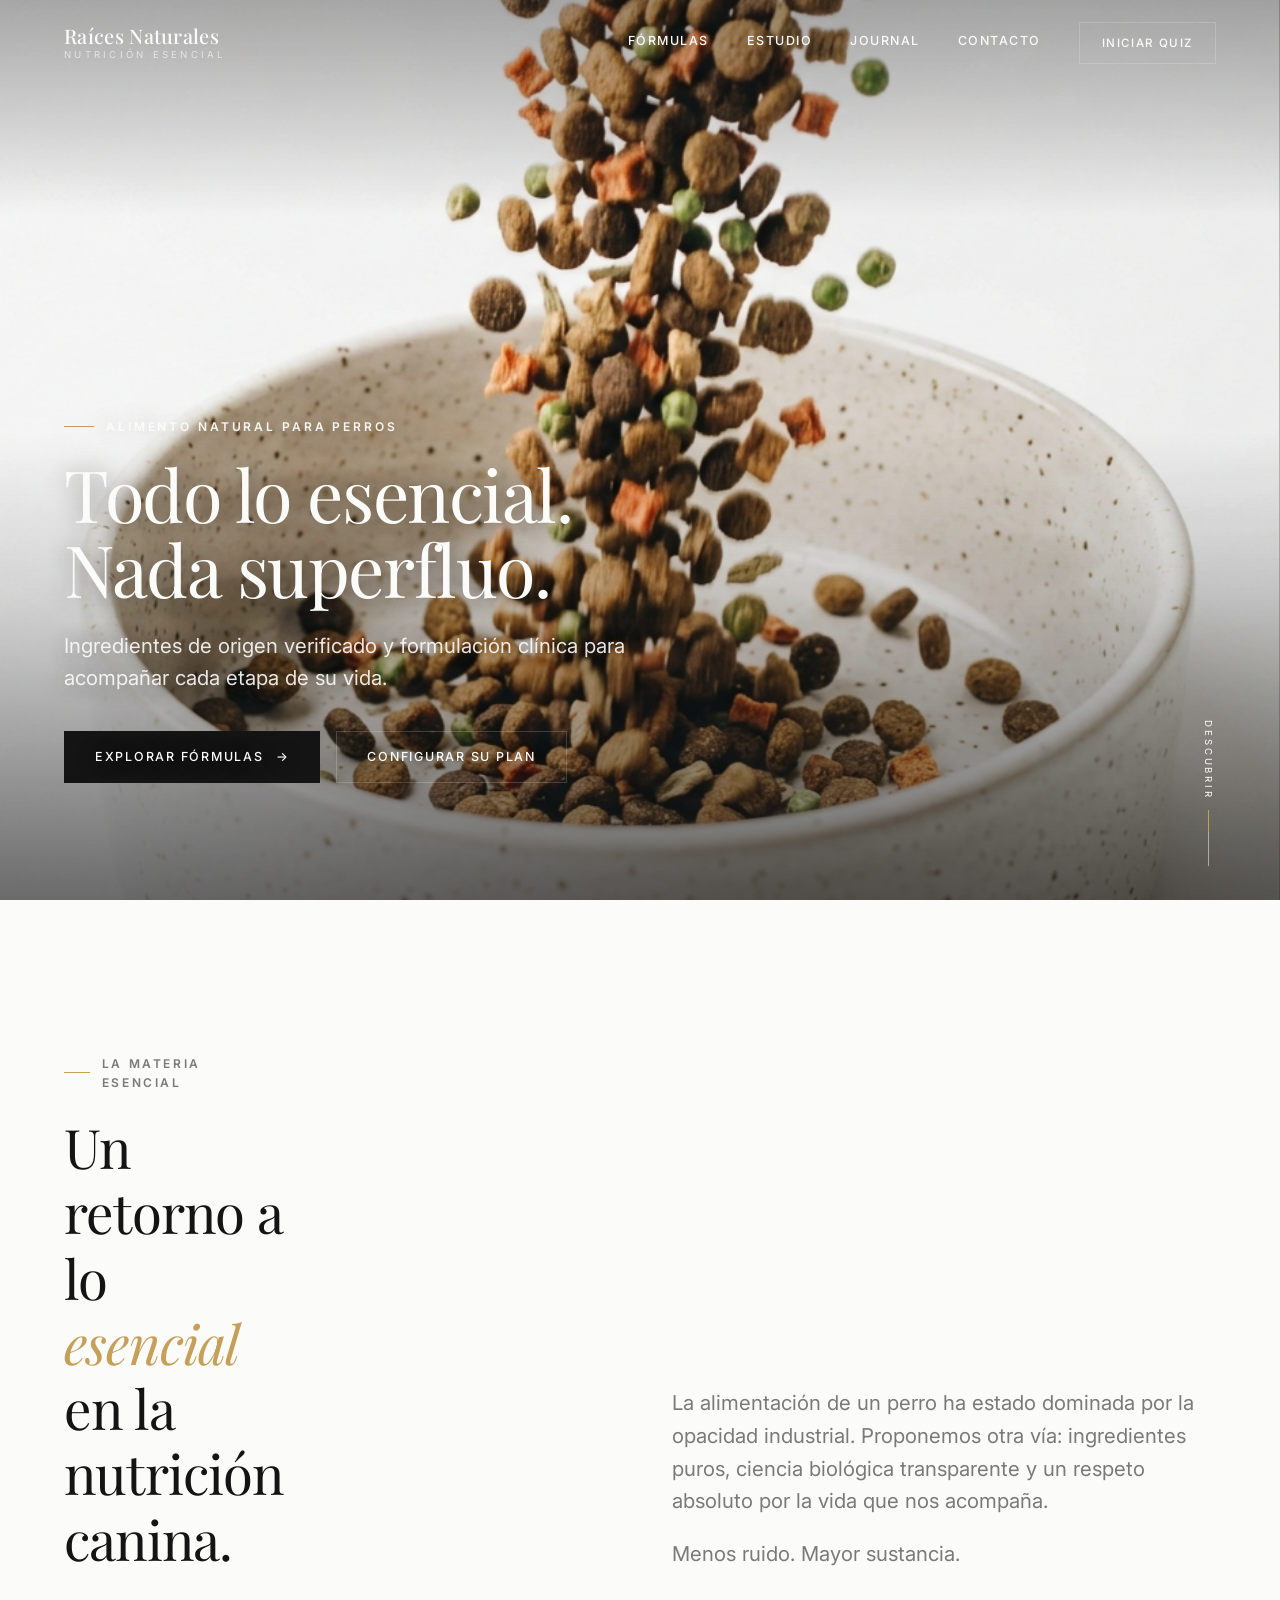
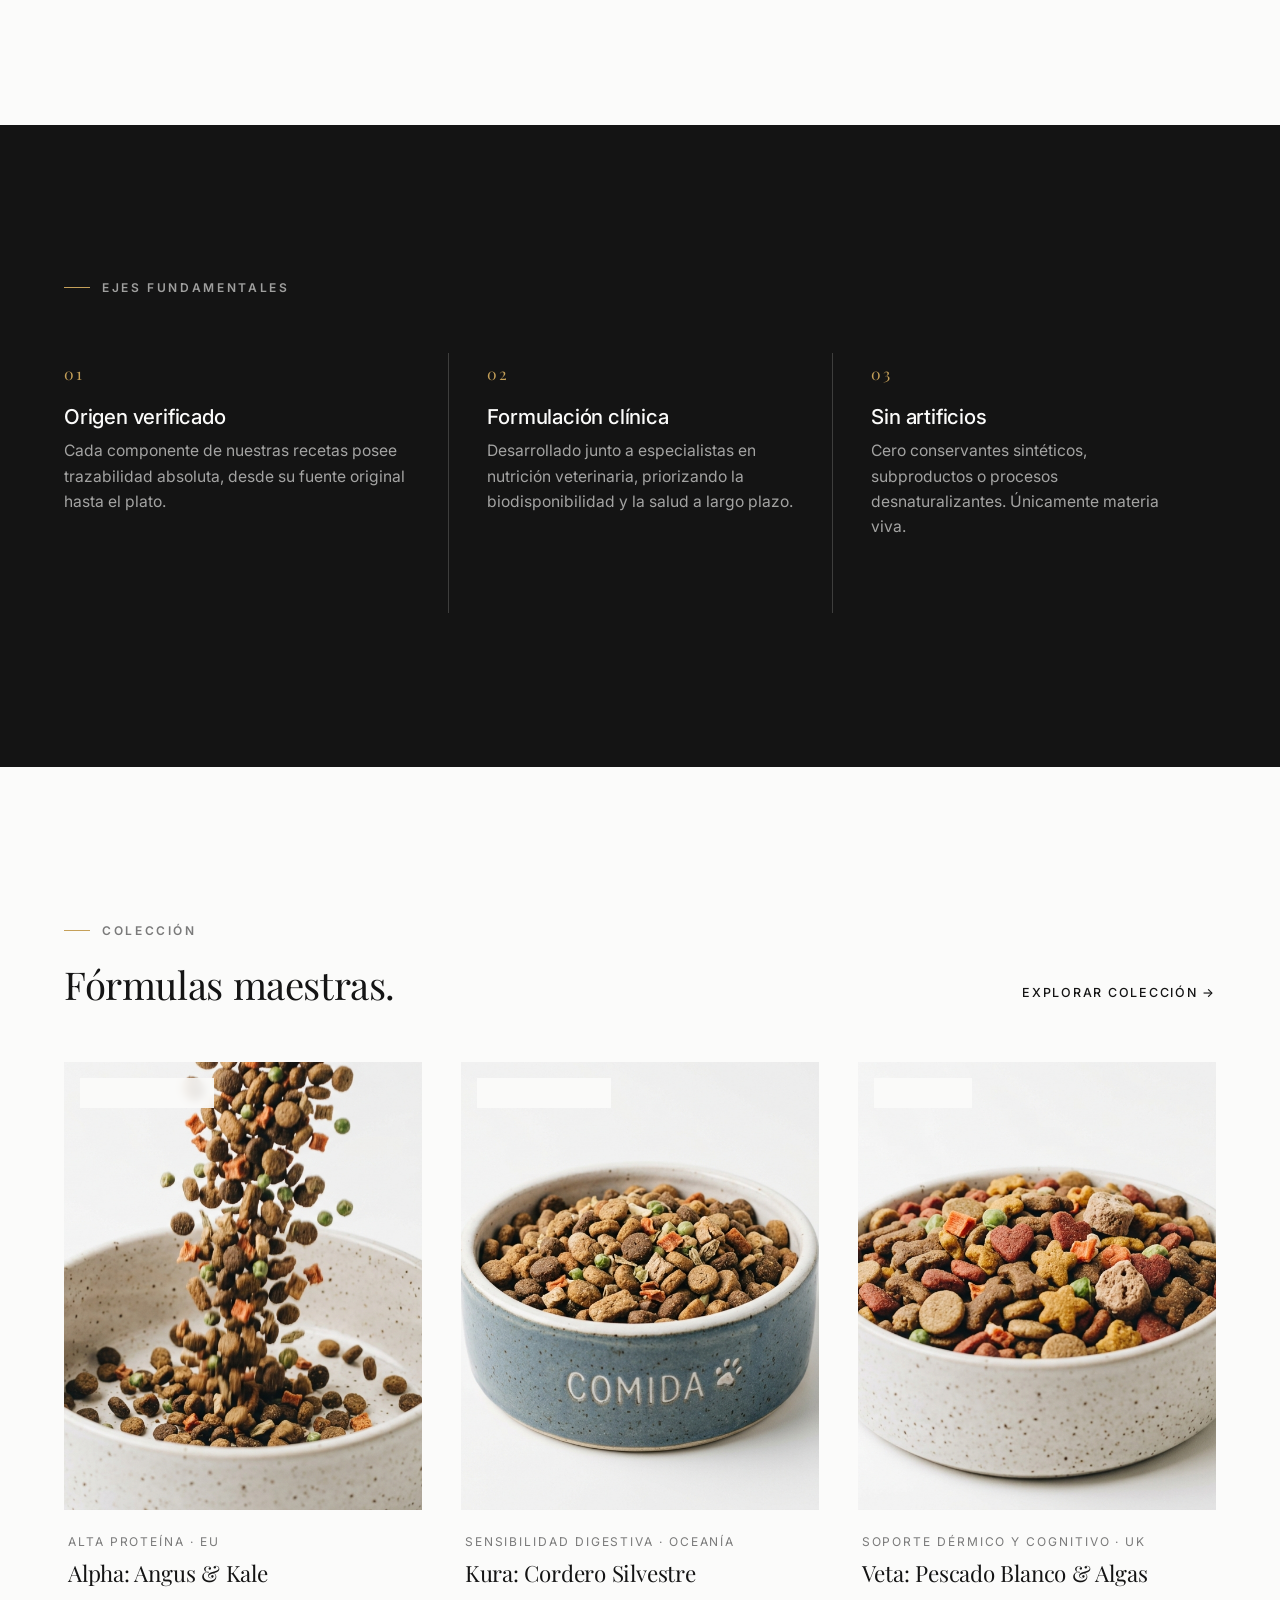
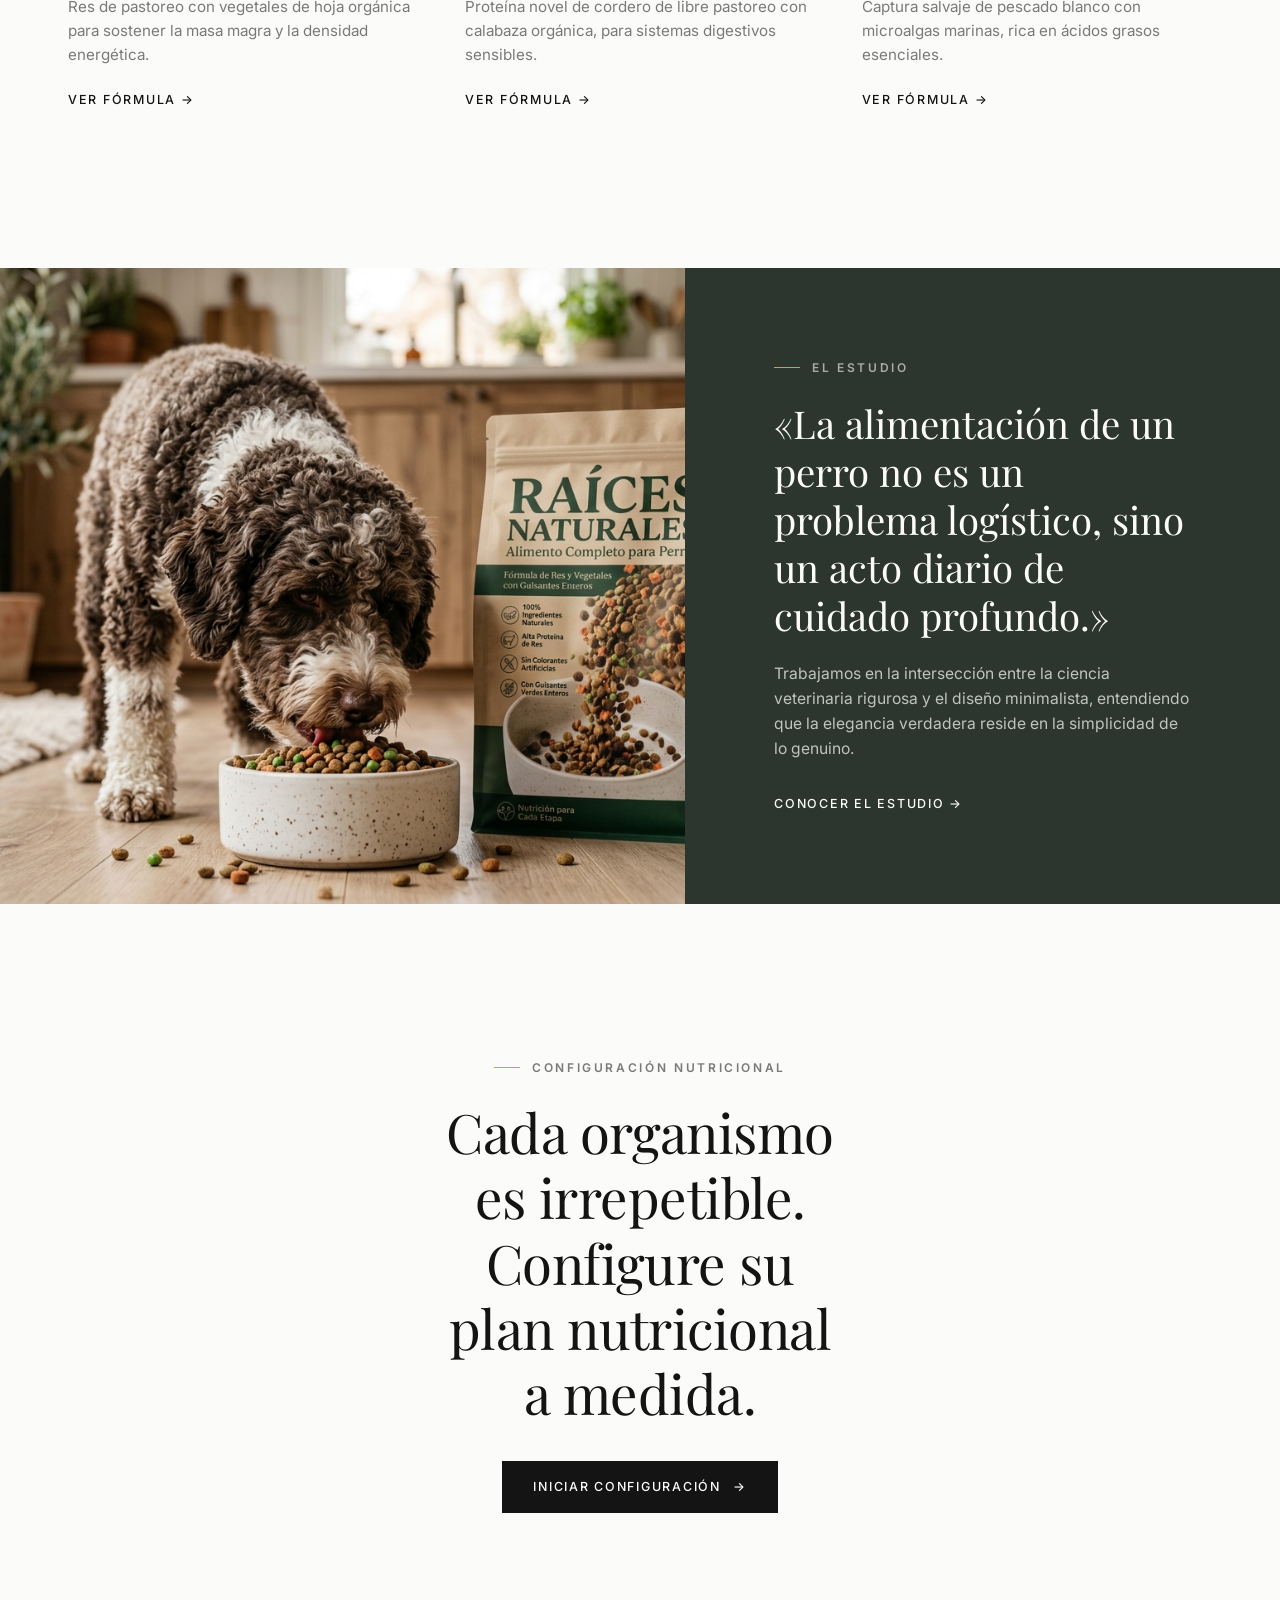
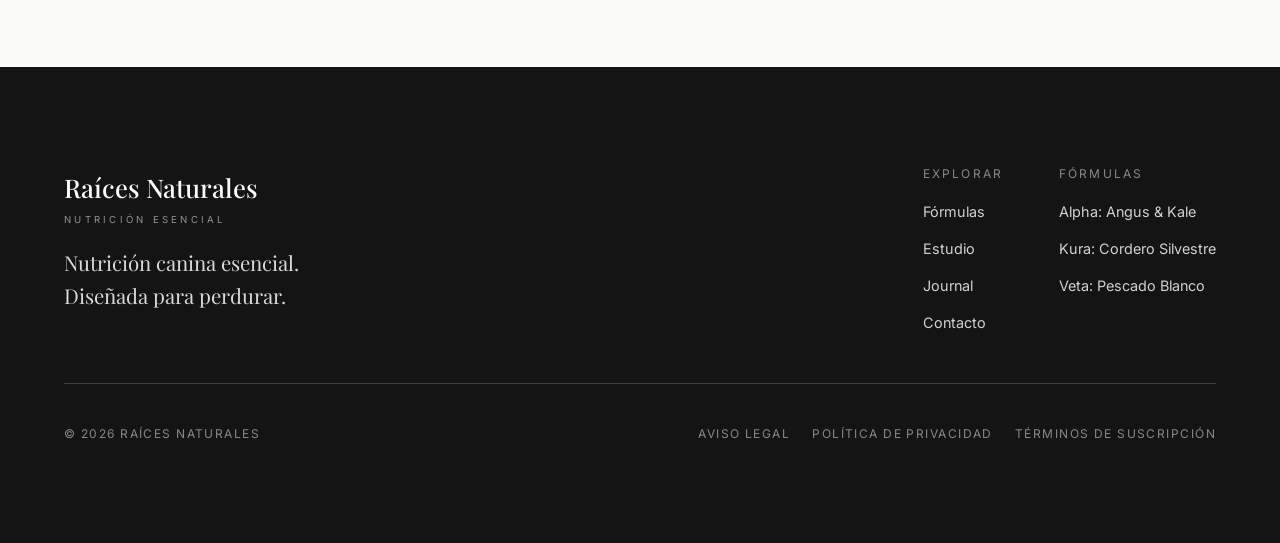
<file: web-codigo/index.html>
<!DOCTYPE html>
<html lang="es">
<head>
  <meta charset="UTF-8" />
  <meta name="viewport" content="width=device-width, initial-scale=1.0" />
  <title>Raíces Naturales · Nutrición canina esencial</title>
  <meta name="description" content="Raíces Naturales — alimento natural completo para perros. Ingredientes de origen verificado, formulación clínica y cero artificios. La materia esencial." />

  <!-- Tipografías: Inter + Playfair Display -->
  <link rel="preconnect" href="https://fonts.googleapis.com" />
  <link rel="preconnect" href="https://fonts.gstatic.com" crossorigin />
  <link href="https://fonts.googleapis.com/css2?family=Inter:wght@300;400;500;600&family=Playfair+Display:ital,wght@0,400;0,500;1,400;1,500&display=swap" rel="stylesheet" />

  <link rel="stylesheet" href="css/styles.css?v=4" />
</head>
<body>

  <!-- ===================== HEADER / NAV ===================== -->
  <header class="header header--sobre-hero" id="header">
    <div class="contenedor header__row">
      <a class="marca" href="index.html" aria-label="Raíces Naturales, inicio">
        <span class="marca__nombre">Raíces Naturales</span>
        <span class="marca__sub">Nutrición esencial</span>
      </a>

      <nav class="nav" id="nav" aria-label="Navegación principal">
        <a class="nav__link" href="formulas.html">Fórmulas</a>
        <a class="nav__link" href="estudio.html">Estudio</a>
        <a class="nav__link" href="journal.html">Journal</a>
        <a class="nav__link" href="contacto.html">Contacto</a>
        <a class="nav__cta btn" href="#configurador">Iniciar Quiz</a>
      </nav>

      <button class="nav-toggle" id="navToggle" aria-label="Abrir menú" aria-expanded="false" aria-controls="nav">
        <span></span><span></span>
      </button>
    </div>
  </header>

  <main>
    <!-- ===================== HERO ===================== -->
    <!-- Requisito del brief: ningún texto se superpone al hero. -->
    <section class="hero" aria-label="Raíces Naturales">
      <div class="hero__media" id="heroMedia">
        <img src="assets/img/hero-cuenco.jpg"
             alt="Croquetas naturales de Raíces Naturales cayendo en un cuenco de cerámica"
             fetchpriority="high" />
      </div>

      <div class="hero__contenido">
        <p class="hero__eyebrow">Alimento natural para perros</p>
        <h1 class="hero__titulo">Todo lo esencial.<br>Nada superfluo.</h1>
        <p class="hero__sub">
          Ingredientes de origen verificado y formulación clínica para
          acompañar cada etapa de su vida.
        </p>
        <div class="hero__cta">
          <a class="btn" href="formulas.html">Explorar fórmulas <span class="flecha">→</span></a>
          <a class="btn btn--claro" href="contacto.html">Configurar su plan</a>
        </div>
      </div>

      <a class="hero__scroll" href="#manifiesto" aria-label="Desplázate para descubrir más">
        <span class="hero__scroll-txt">Descubrir</span>
        <span class="hero__scroll-linea"></span>
      </a>
    </section>

    <!-- ===================== BLOQUE 01 · MANIFIESTO ===================== -->
    <section class="seccion" id="manifiesto">
      <div class="contenedor manifiesto">
        <div class="manifiesto__texto reveal">
          <p class="eyebrow">La Materia Esencial</p>
          <h1 class="manifiesto__frase serif">
            Un retorno a lo <em>esencial</em> en la nutrición canina.
          </h1>
        </div>
        <div class="manifiesto__cuerpo reveal" data-delay="1">
          <p>
            La alimentación de un perro ha estado dominada por la opacidad
            industrial. Proponemos otra vía: ingredientes puros, ciencia
            biológica transparente y un respeto absoluto por la vida que nos
            acompaña.
          </p>
          <p>
            Menos ruido. Mayor sustancia.
          </p>
        </div>
      </div>
    </section>

    <!-- ===================== BLOQUE 02 · EJES DE VALOR ===================== -->
    <section class="seccion ejes">
      <div class="contenedor">
        <p class="eyebrow reveal">Ejes fundamentales</p>
        <div class="ejes__grid">
          <article class="eje reveal">
            <span class="eje__num">01</span>
            <div>
              <h3 class="eje__titulo">Origen verificado</h3>
              <p class="eje__texto">
                Cada componente de nuestras recetas posee trazabilidad
                absoluta, desde su fuente original hasta el plato.
              </p>
            </div>
          </article>
          <article class="eje reveal" data-delay="1">
            <span class="eje__num">02</span>
            <div>
              <h3 class="eje__titulo">Formulación clínica</h3>
              <p class="eje__texto">
                Desarrollado junto a especialistas en nutrición veterinaria,
                priorizando la biodisponibilidad y la salud a largo plazo.
              </p>
            </div>
          </article>
          <article class="eje reveal" data-delay="2">
            <span class="eje__num">03</span>
            <div>
              <h3 class="eje__titulo">Sin artificios</h3>
              <p class="eje__texto">
                Cero conservantes sintéticos, subproductos o procesos
                desnaturalizantes. Únicamente materia viva.
              </p>
            </div>
          </article>
        </div>
      </div>
    </section>

    <!-- ===================== BLOQUE 03 · FÓRMULAS ===================== -->
    <section class="seccion" id="formulas">
      <div class="contenedor">
        <div class="formulas__head">
          <div class="reveal">
            <p class="eyebrow">Colección</p>
            <h2 class="formulas__intro serif">Fórmulas maestras.</h2>
          </div>
          <a class="link-linea reveal" data-delay="1" href="formulas.html">
            Explorar colección →
          </a>
        </div>

        <div class="formulas__grid">
          <!-- Fórmula Alpha -->
          <a class="card reveal" href="formula.html?f=alpha">
            <div class="card__media">
              <span class="card__tag">Mantenimiento</span>
              <img src="assets/img/cuenco-servido.jpg" alt="Fórmula Alpha: Angus & Kale" />
            </div>
            <div class="card__body">
              <p class="card__meta">Alta Proteína · EU</p>
              <h3 class="card__nombre serif">Alpha: Angus &amp; Kale</h3>
              <p class="card__desc">
                Res de pastoreo con vegetales de hoja orgánica para sostener la
                masa magra y la densidad energética.
              </p>
              <span class="card__link link-linea">Ver fórmula →</span>
            </div>
          </a>

          <!-- Fórmula Kura -->
          <a class="card reveal" data-delay="1" href="formula.html?f=kura">
            <div class="card__media">
              <span class="card__tag">Hipoalergénico</span>
              <img src="assets/img/cuenco-azul.jpg" alt="Fórmula Kura: Cordero Silvestre" />
            </div>
            <div class="card__body">
              <p class="card__meta">Sensibilidad Digestiva · Oceanía</p>
              <h3 class="card__nombre serif">Kura: Cordero Silvestre</h3>
              <p class="card__desc">
                Proteína novel de cordero de libre pastoreo con calabaza
                orgánica, para sistemas digestivos sensibles.
              </p>
              <span class="card__link link-linea">Ver fórmula →</span>
            </div>
          </a>

          <!-- Fórmula Veta -->
          <a class="card reveal" data-delay="2" href="formula.html?f=veta">
            <div class="card__media">
              <span class="card__tag">Funcional</span>
              <img src="assets/img/cuenco-color.jpg" alt="Fórmula Veta: Pescado Blanco & Algas" />
            </div>
            <div class="card__body">
              <p class="card__meta">Soporte Dérmico y Cognitivo · UK</p>
              <h3 class="card__nombre serif">Veta: Pescado Blanco &amp; Algas</h3>
              <p class="card__desc">
                Captura salvaje de pescado blanco con microalgas marinas, rica
                en ácidos grasos esenciales.
              </p>
              <span class="card__link link-linea">Ver fórmula →</span>
            </div>
          </a>
        </div>
      </div>
    </section>

    <!-- ===================== BANDA LIFESTYLE ===================== -->
    <section class="lifestyle" aria-label="Nuestra filosofía">
      <div class="lifestyle__media reveal">
        <img src="assets/img/perro-cocina.jpg" alt="Un perro disfrutando de Raíces Naturales en casa" />
      </div>
      <div class="lifestyle__texto reveal" data-delay="1">
        <p class="eyebrow">El estudio</p>
        <p class="lifestyle__frase serif">
          «La alimentación de un perro no es un problema logístico, sino un acto
          diario de cuidado profundo.»
        </p>
        <p class="lifestyle__cuerpo">
          Trabajamos en la intersección entre la ciencia veterinaria rigurosa y
          el diseño minimalista, entendiendo que la elegancia verdadera reside
          en la simplicidad de lo genuino.
        </p>
        <p style="margin-top:28px;">
          <a class="link-linea" href="estudio.html">Conocer el estudio →</a>
        </p>
      </div>
    </section>

    <!-- ===================== BLOQUE 04 · CIERRE / CONFIGURADOR ===================== -->
    <section class="seccion cierre" id="configurador">
      <div class="contenedor">
        <div class="cierre__inner reveal">
          <p class="eyebrow" style="justify-content:center;">Configuración nutricional</p>
          <h2 class="cierre__frase serif">
            Cada organismo es irrepetible. Configure su plan nutricional a medida.
          </h2>
          <a class="btn" href="contacto.html">
            Iniciar configuración
            <span class="flecha">→</span>
          </a>
        </div>
      </div>
    </section>
  </main>

  <!-- ===================== FOOTER ===================== -->
  <footer class="footer">
    <div class="contenedor">
      <div class="footer__top">
        <div class="footer__marca">
          <span class="marca__nombre serif">Raíces Naturales</span>
          <div class="marca__sub">Nutrición esencial</div>
          <p class="footer__lema serif">Nutrición canina esencial. Diseñada para perdurar.</p>
        </div>
        <div class="footer__cols">
          <div class="footer__col">
            <h4>Explorar</h4>
            <ul>
              <li><a href="formulas.html">Fórmulas</a></li>
              <li><a href="estudio.html">Estudio</a></li>
              <li><a href="journal.html">Journal</a></li>
              <li><a href="contacto.html">Contacto</a></li>
            </ul>
          </div>
          <div class="footer__col">
            <h4>Fórmulas</h4>
            <ul>
              <li><a href="formula.html?f=alpha">Alpha: Angus &amp; Kale</a></li>
              <li><a href="formula.html?f=kura">Kura: Cordero Silvestre</a></li>
              <li><a href="formula.html?f=veta">Veta: Pescado Blanco</a></li>
            </ul>
          </div>
        </div>
      </div>
      <div class="footer__bottom">
        <span>© <span id="anio"></span> Raíces Naturales</span>
        <div class="footer__legal">
          <a href="#">Aviso Legal</a>
          <a href="#">Política de Privacidad</a>
          <a href="#">Términos de Suscripción</a>
        </div>
      </div>
    </div>
  </footer>

  <script src="js/main.js?v=4"></script>
</body>
</html>
</file>
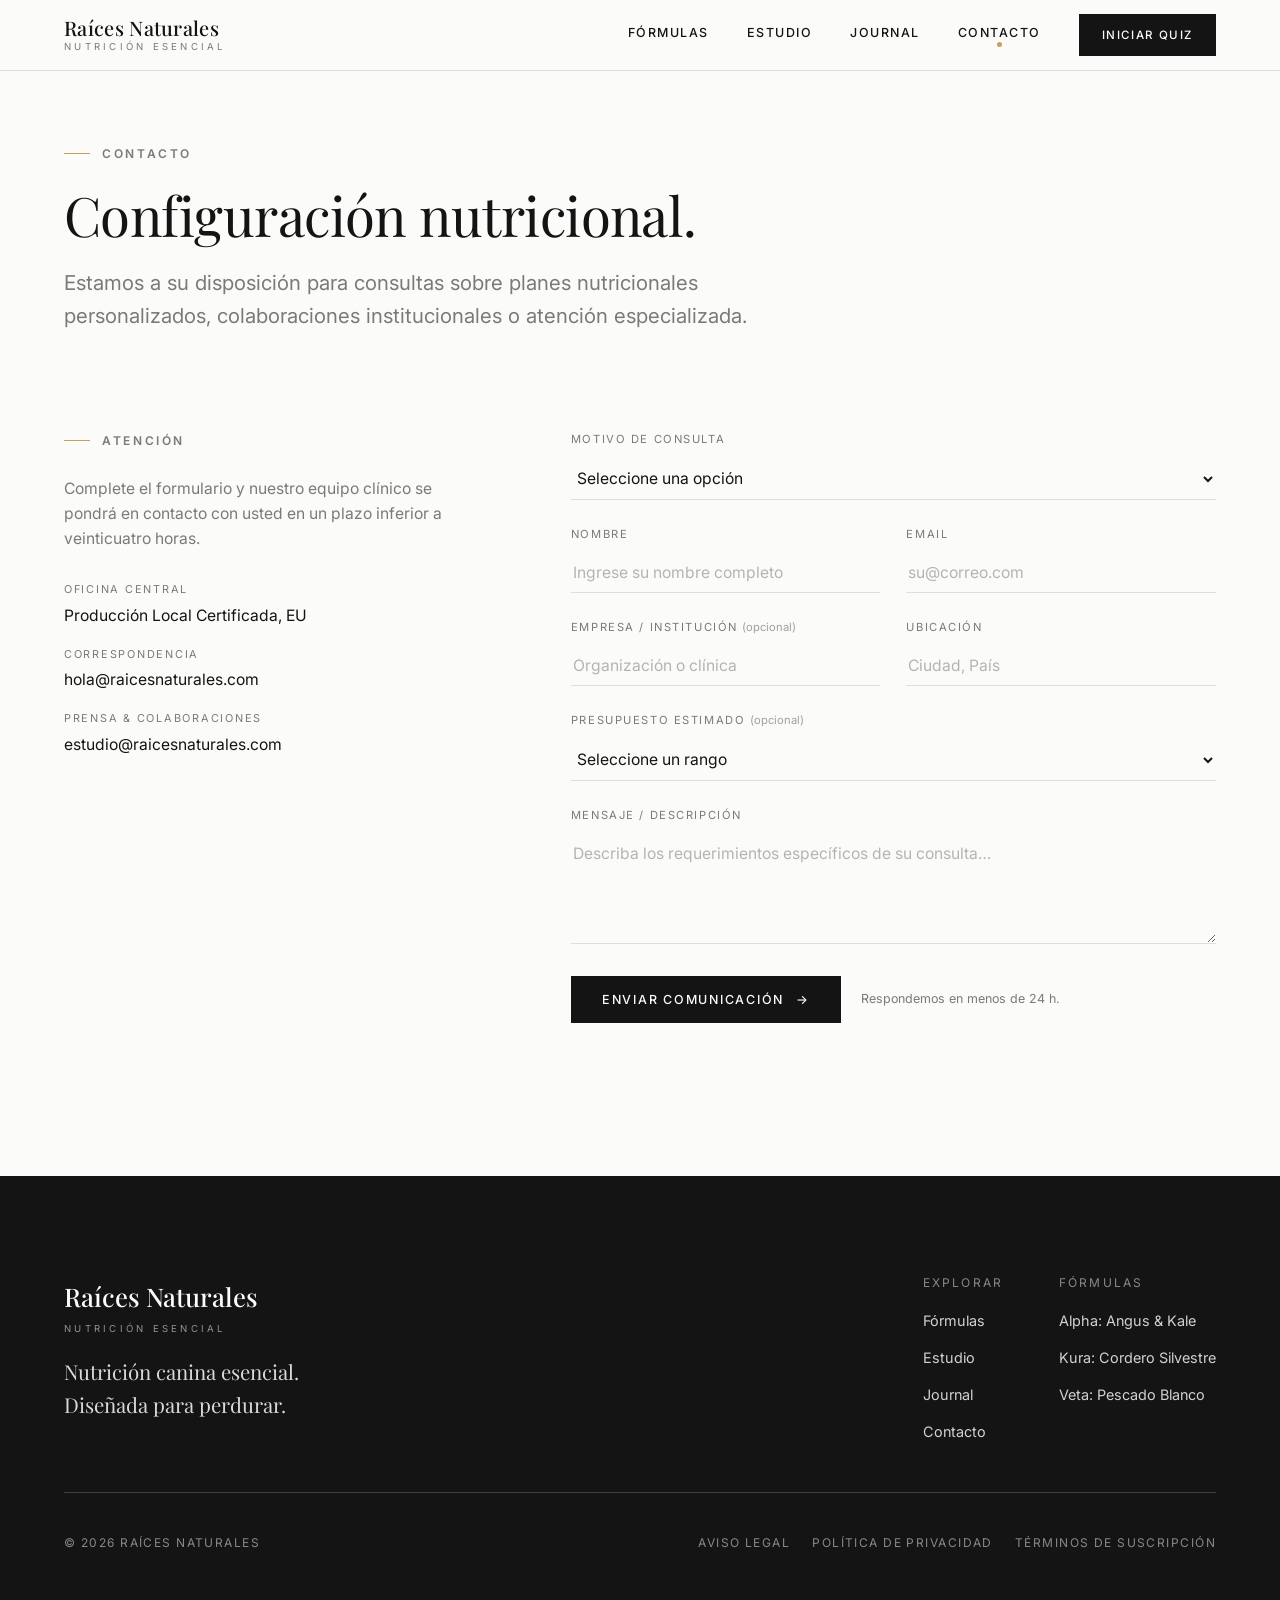
<file: web-codigo/contacto.html>
<!DOCTYPE html>
<html lang="es">
<head>
  <meta charset="UTF-8" />
  <meta name="viewport" content="width=device-width, initial-scale=1.0" />
  <title>Contacto · Raíces Naturales</title>
  <meta name="description" content="Consultas sobre planes nutricionales personalizados, colaboraciones institucionales o atención especializada." />
  <link rel="preconnect" href="https://fonts.googleapis.com" />
  <link rel="preconnect" href="https://fonts.gstatic.com" crossorigin />
  <link href="https://fonts.googleapis.com/css2?family=Inter:wght@300;400;500;600&family=Playfair+Display:ital,wght@0,400;0,500;1,400;1,500&display=swap" rel="stylesheet" />
  <link rel="stylesheet" href="css/styles.css?v=4" />
</head>
<body class="interior">

  <header class="header is-scrolled" id="header">
    <div class="contenedor header__row">
      <a class="marca" href="index.html" aria-label="Raíces Naturales, inicio">
        <span class="marca__nombre">Raíces Naturales</span>
        <span class="marca__sub">Nutrición esencial</span>
      </a>
      <nav class="nav" id="nav" aria-label="Navegación principal">
        <a class="nav__link" href="formulas.html">Fórmulas</a>
        <a class="nav__link" href="estudio.html">Estudio</a>
        <a class="nav__link" href="journal.html">Journal</a>
        <a class="nav__link" href="contacto.html" aria-current="page">Contacto</a>
        <a class="nav__cta btn" href="contacto.html">Iniciar Quiz</a>
      </nav>
      <button class="nav-toggle" id="navToggle" aria-label="Abrir menú" aria-expanded="false" aria-controls="nav">
        <span></span><span></span>
      </button>
    </div>
  </header>

  <main>
    <section class="page-intro">
      <div class="contenedor">
        <p class="eyebrow reveal">Contacto</p>
        <h1 class="page-intro__title reveal">Configuración nutricional.</h1>
        <p class="page-intro__lead reveal" data-delay="1">
          Estamos a su disposición para consultas sobre planes nutricionales
          personalizados, colaboraciones institucionales o atención
          especializada.
        </p>
      </div>
    </section>

    <section class="seccion" style="padding-top:clamp(20px,3vw,40px);">
      <div class="contenedor">
        <div class="contacto__grid">

          <!-- Info -->
          <div class="contacto__info reveal">
            <p class="eyebrow">Atención</p>
            <p class="contacto__micro">
              Complete el formulario y nuestro equipo clínico se pondrá en
              contacto con usted en un plazo inferior a veinticuatro horas.
            </p>
            <div class="contacto__dato">
              <span class="k">Oficina central</span>
              <span class="v">Producción Local Certificada, EU</span>
            </div>
            <div class="contacto__dato">
              <span class="k">Correspondencia</span>
              <span class="v">hola@raicesnaturales.com</span>
            </div>
            <div class="contacto__dato">
              <span class="k">Prensa &amp; colaboraciones</span>
              <span class="v">estudio@raicesnaturales.com</span>
            </div>
          </div>

          <!-- Formulario -->
          <div class="reveal" data-delay="1">
            <form class="form" id="formContacto" novalidate>
              <div class="campo">
                <label for="motivo">Motivo de consulta</label>
                <select id="motivo" name="motivo" required>
                  <option value="" disabled selected>Seleccione una opción</option>
                  <option>Plan Nutricional Personalizado</option>
                  <option>Consulta Veterinaria</option>
                  <option>Prensa &amp; Colaboraciones</option>
                  <option>General</option>
                </select>
              </div>

              <div class="form__fila form__fila--2">
                <div class="campo">
                  <label for="nombre">Nombre</label>
                  <input type="text" id="nombre" name="nombre" placeholder="Ingrese su nombre completo" required />
                </div>
                <div class="campo">
                  <label for="email">Email</label>
                  <input type="email" id="email" name="email" placeholder="su@correo.com" required />
                </div>
              </div>

              <div class="form__fila form__fila--2">
                <div class="campo">
                  <label for="empresa">Empresa / Institución <span class="opt">(opcional)</span></label>
                  <input type="text" id="empresa" name="empresa" placeholder="Organización o clínica" />
                </div>
                <div class="campo">
                  <label for="ubicacion">Ubicación</label>
                  <input type="text" id="ubicacion" name="ubicacion" placeholder="Ciudad, País" required />
                </div>
              </div>

              <div class="campo">
                <label for="presupuesto">Presupuesto estimado <span class="opt">(opcional)</span></label>
                <select id="presupuesto" name="presupuesto">
                  <option value="" disabled selected>Seleccione un rango</option>
                  <option>Menos de 50 € / mes</option>
                  <option>50 – 100 € / mes</option>
                  <option>100 – 200 € / mes</option>
                  <option>Más de 200 € / mes</option>
                </select>
              </div>

              <div class="campo">
                <label for="mensaje">Mensaje / Descripción</label>
                <textarea id="mensaje" name="mensaje" placeholder="Describa los requerimientos específicos de su consulta…" required></textarea>
              </div>

              <div class="form__enviar">
                <button type="submit" class="btn">Enviar comunicación <span class="flecha">→</span></button>
                <span class="form__nota">Respondemos en menos de 24 h.</span>
              </div>
            </form>

            <!-- Estado de éxito -->
            <div class="form-exito" id="formExito" hidden>
              <h3 class="serif">Comunicación recibida.</h3>
              <p>
                Su comunicación ha sido recibida con éxito. Le responderemos a la
                brevedad desde nuestra oficina central.
              </p>
            </div>
          </div>

        </div>
      </div>
    </section>
  </main>

  <footer class="footer">
    <div class="contenedor">
      <div class="footer__top">
        <div class="footer__marca">
          <span class="marca__nombre serif">Raíces Naturales</span>
          <div class="marca__sub">Nutrición esencial</div>
          <p class="footer__lema serif">Nutrición canina esencial. Diseñada para perdurar.</p>
        </div>
        <div class="footer__cols">
          <div class="footer__col">
            <h4>Explorar</h4>
            <ul>
              <li><a href="formulas.html">Fórmulas</a></li>
              <li><a href="estudio.html">Estudio</a></li>
              <li><a href="journal.html">Journal</a></li>
              <li><a href="contacto.html">Contacto</a></li>
            </ul>
          </div>
          <div class="footer__col">
            <h4>Fórmulas</h4>
            <ul>
              <li><a href="formula.html?f=alpha">Alpha: Angus &amp; Kale</a></li>
              <li><a href="formula.html?f=kura">Kura: Cordero Silvestre</a></li>
              <li><a href="formula.html?f=veta">Veta: Pescado Blanco</a></li>
            </ul>
          </div>
        </div>
      </div>
      <div class="footer__bottom">
        <span>© <span id="anio"></span> Raíces Naturales</span>
        <div class="footer__legal">
          <a href="#">Aviso Legal</a>
          <a href="#">Política de Privacidad</a>
          <a href="#">Términos de Suscripción</a>
        </div>
      </div>
    </div>
  </footer>

  <script src="js/main.js?v=4"></script>
</body>
</html>
</file>
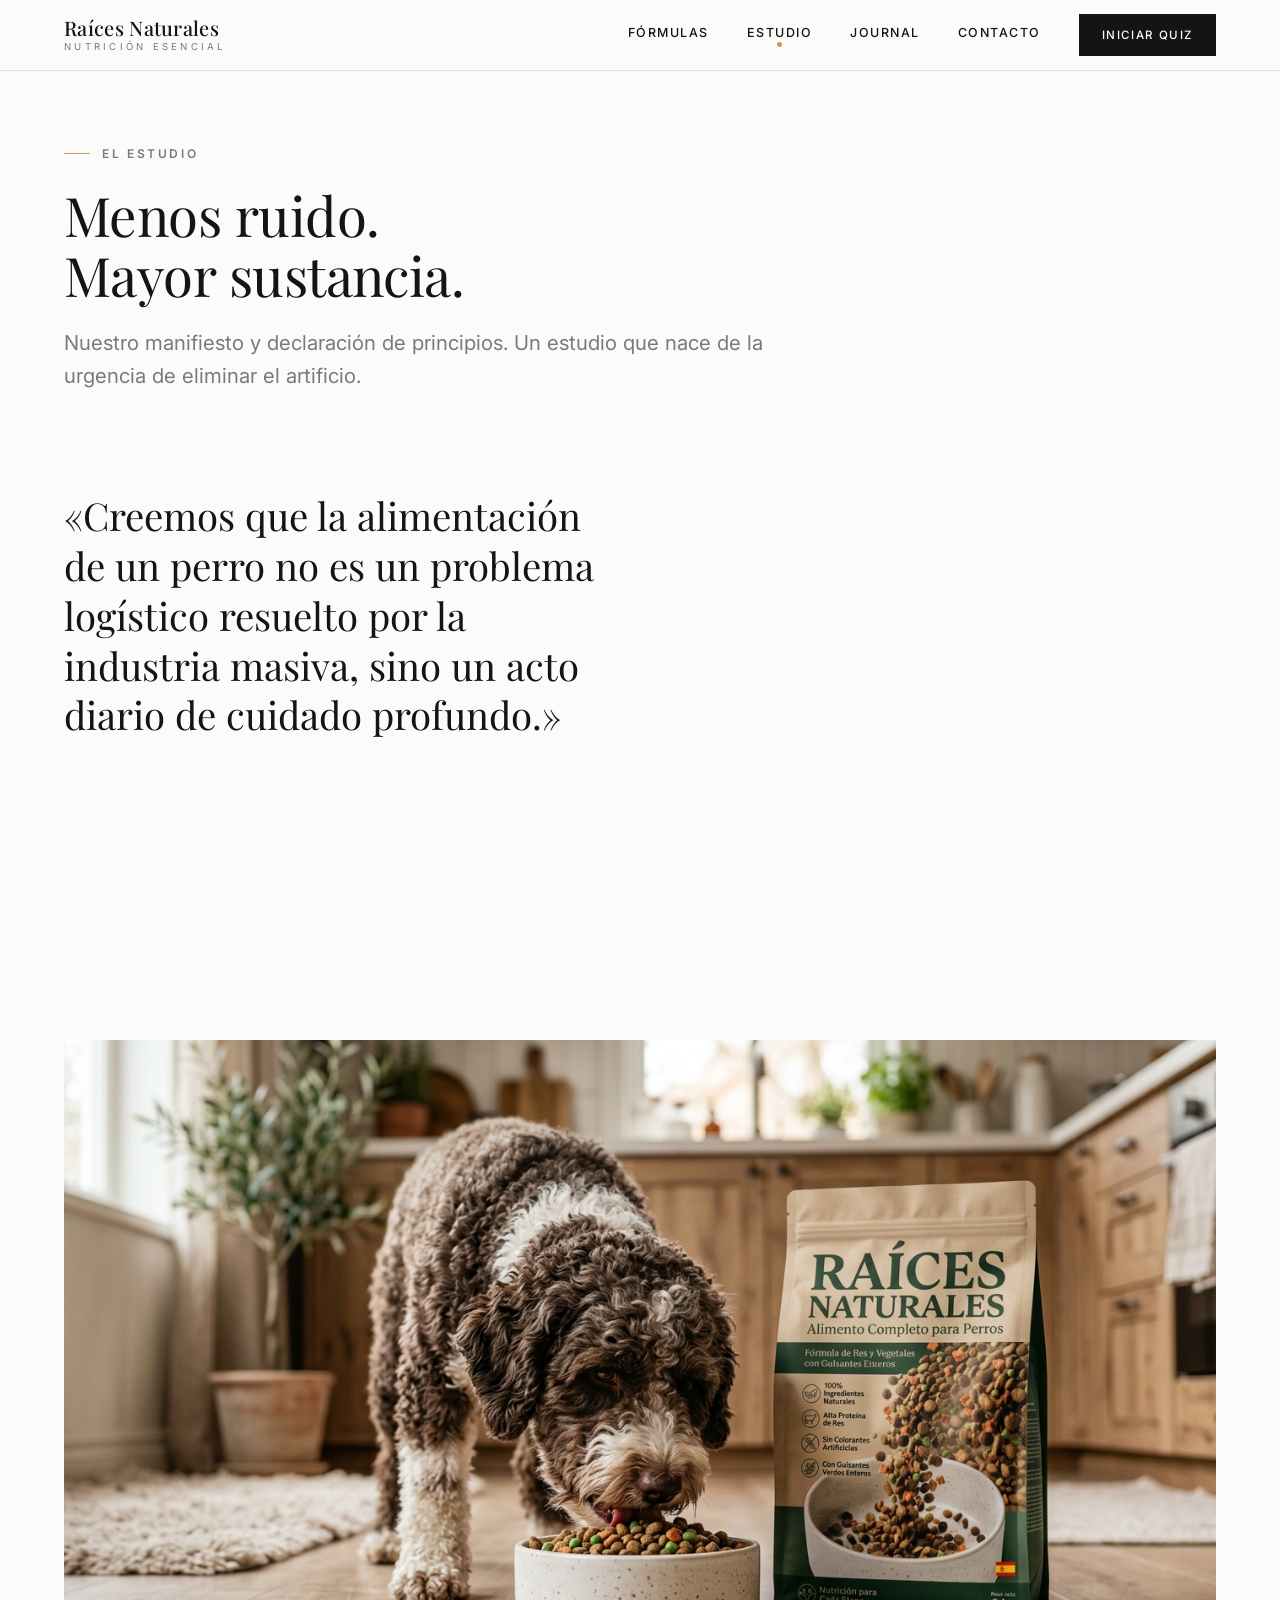
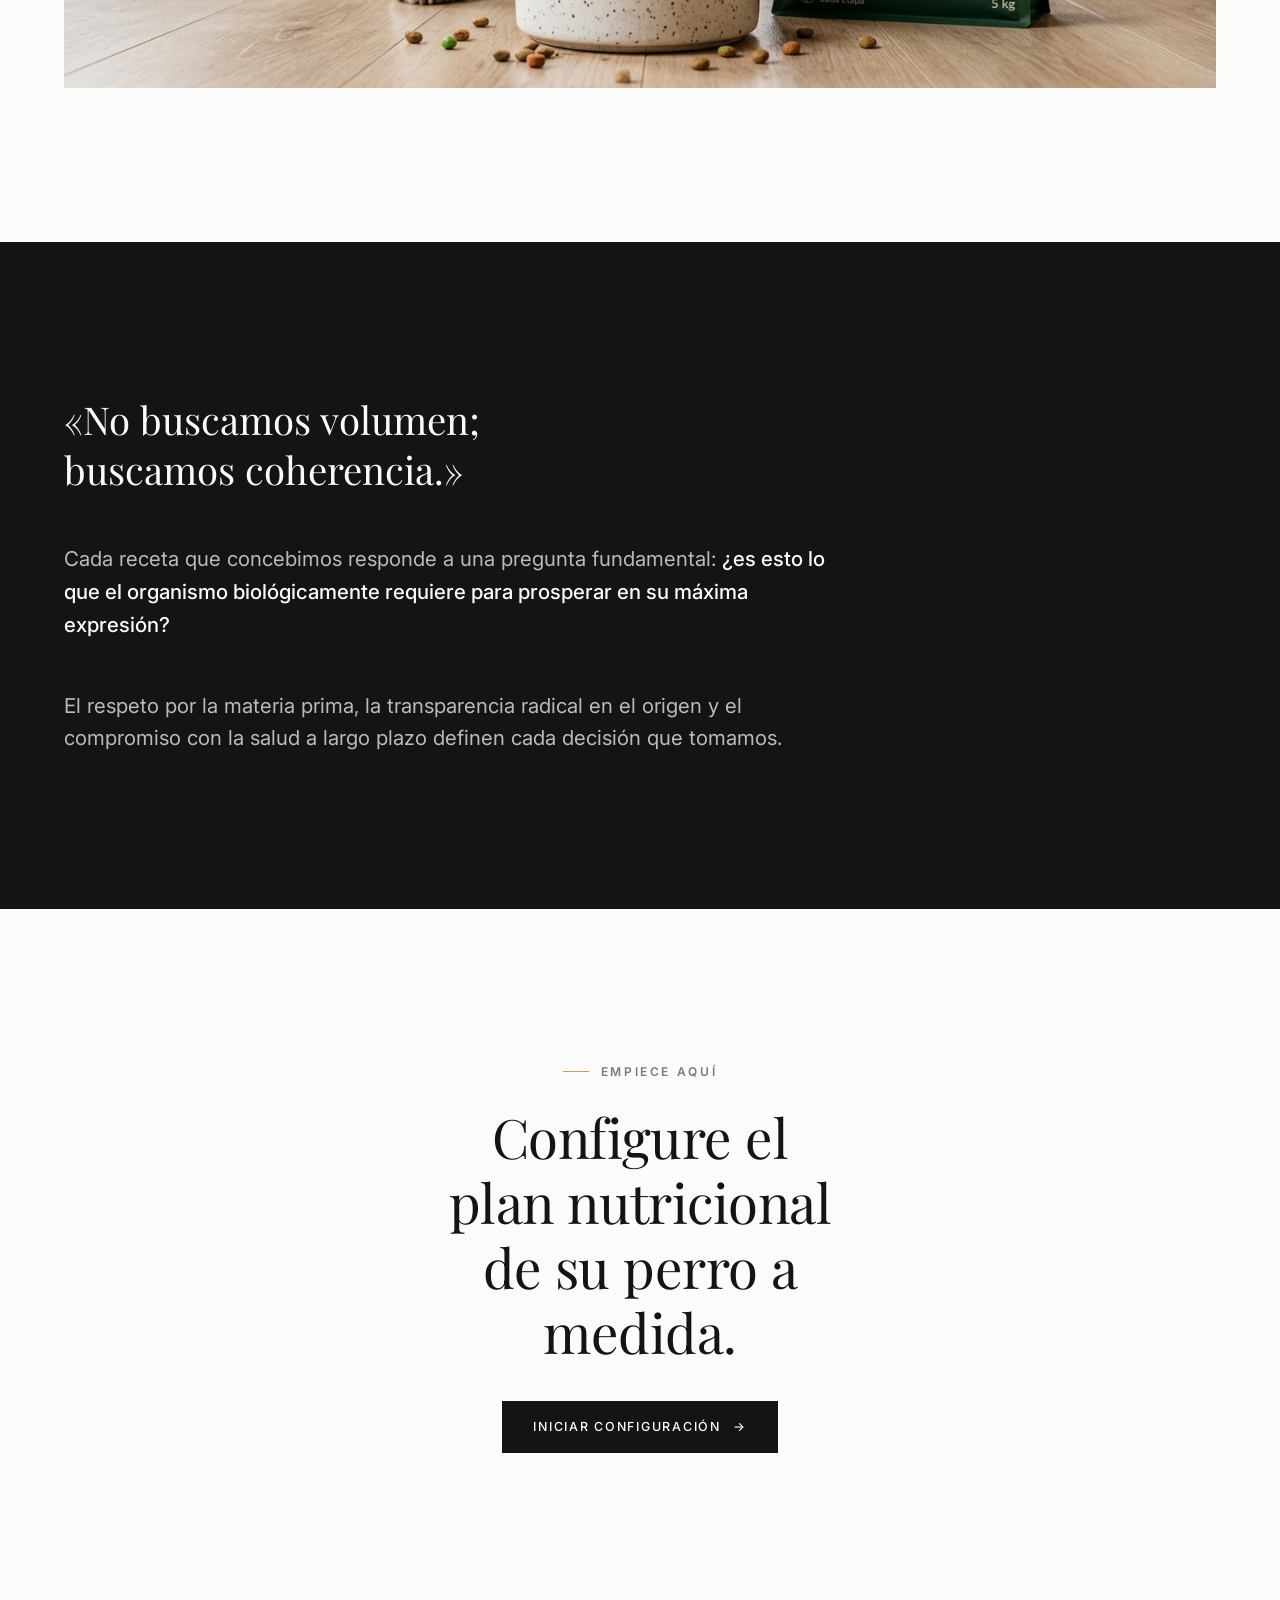
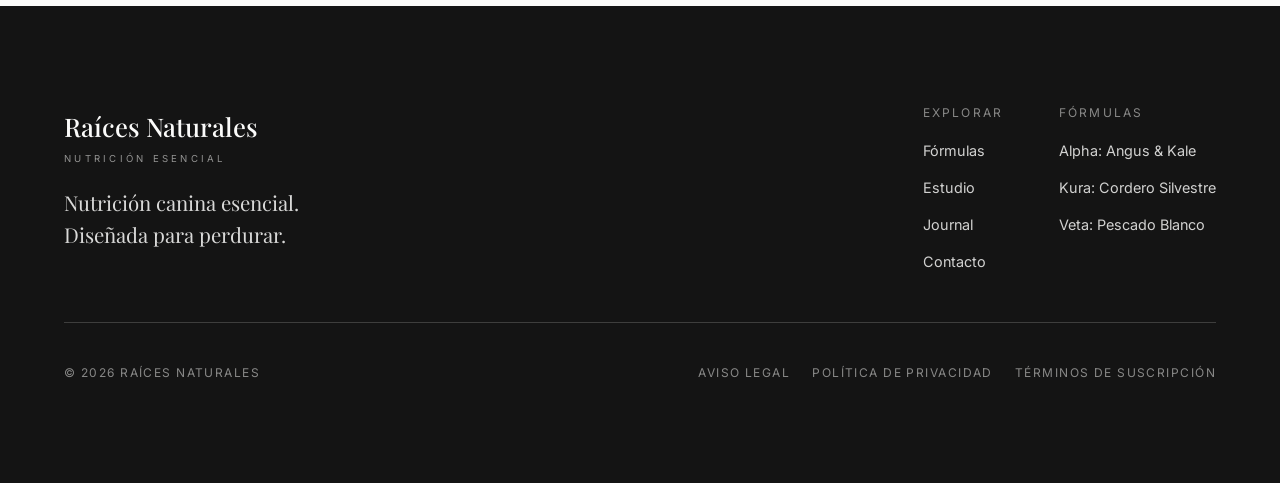
<file: web-codigo/estudio.html>
<!DOCTYPE html>
<html lang="es">
<head>
  <meta charset="UTF-8" />
  <meta name="viewport" content="width=device-width, initial-scale=1.0" />
  <title>Estudio · Raíces Naturales</title>
  <meta name="description" content="El manifiesto de Raíces Naturales: ciencia veterinaria rigurosa y diseño minimalista. Menos ruido, mayor sustancia." />
  <link rel="preconnect" href="https://fonts.googleapis.com" />
  <link rel="preconnect" href="https://fonts.gstatic.com" crossorigin />
  <link href="https://fonts.googleapis.com/css2?family=Inter:wght@300;400;500;600&family=Playfair+Display:ital,wght@0,400;0,500;1,400;1,500&display=swap" rel="stylesheet" />
  <link rel="stylesheet" href="css/styles.css?v=4" />
</head>
<body class="interior">

  <header class="header is-scrolled" id="header">
    <div class="contenedor header__row">
      <a class="marca" href="index.html" aria-label="Raíces Naturales, inicio">
        <span class="marca__nombre">Raíces Naturales</span>
        <span class="marca__sub">Nutrición esencial</span>
      </a>
      <nav class="nav" id="nav" aria-label="Navegación principal">
        <a class="nav__link" href="formulas.html">Fórmulas</a>
        <a class="nav__link" href="estudio.html" aria-current="page">Estudio</a>
        <a class="nav__link" href="journal.html">Journal</a>
        <a class="nav__link" href="contacto.html">Contacto</a>
        <a class="nav__cta btn" href="contacto.html">Iniciar Quiz</a>
      </nav>
      <button class="nav-toggle" id="navToggle" aria-label="Abrir menú" aria-expanded="false" aria-controls="nav">
        <span></span><span></span>
      </button>
    </div>
  </header>

  <main>
    <section class="page-intro">
      <div class="contenedor">
        <p class="eyebrow reveal">El estudio</p>
        <h1 class="page-intro__title reveal">Menos ruido.<br>Mayor sustancia.</h1>
        <p class="page-intro__lead reveal" data-delay="1">
          Nuestro manifiesto y declaración de principios. Un estudio que nace de
          la urgencia de eliminar el artificio.
        </p>
      </div>
    </section>

    <!-- Manifiesto -->
    <section class="seccion" style="padding-top:clamp(20px,3vw,40px);">
      <div class="contenedor">
        <div class="estudio__manifiesto">
          <p class="estudio__frase serif reveal">
            «Creemos que la alimentación de un perro no es un problema logístico
            resuelto por la industria masiva, sino un acto diario de cuidado
            profundo.»
          </p>
          <p class="estudio__parrafo reveal">
            Trabajamos en la intersección entre la <strong>ciencia veterinaria
            rigurosa</strong> y el <strong>diseño minimalista</strong>,
            entendiendo que la elegancia verdadera reside en la simplicidad de
            lo genuino.
          </p>
        </div>
      </div>
    </section>

    <!-- Imagen editorial -->
    <section class="seccion" style="padding-top:0;">
      <div class="contenedor">
        <div class="estudio__media reveal">
          <img src="assets/img/perro-cocina.jpg" alt="Raíces Naturales en el día a día del hogar" />
        </div>
      </div>
    </section>

    <!-- Bloque oliva -->
    <section class="seccion ejes">
      <div class="contenedor">
        <div class="estudio__manifiesto">
          <p class="estudio__frase serif reveal" style="color:var(--lino);">
            «No buscamos volumen; buscamos coherencia.»
          </p>
          <p class="estudio__parrafo reveal" style="color:rgba(251,251,250,0.72);">
            Cada receta que concebimos responde a una pregunta fundamental:
            <strong style="color:var(--lino);">¿es esto lo que el organismo
            biológicamente requiere para prosperar en su máxima expresión?</strong>
          </p>
          <p class="estudio__parrafo reveal" data-delay="1" style="color:rgba(251,251,250,0.72);">
            El respeto por la materia prima, la transparencia radical en el
            origen y el compromiso con la salud a largo plazo definen cada
            decisión que tomamos.
          </p>
        </div>
      </div>
    </section>

    <!-- Cierre -->
    <section class="seccion cierre">
      <div class="contenedor">
        <div class="cierre__inner reveal">
          <p class="eyebrow" style="justify-content:center;">Empiece aquí</p>
          <h2 class="cierre__frase serif">
            Configure el plan nutricional de su perro a medida.
          </h2>
          <a class="btn" href="contacto.html">Iniciar configuración <span class="flecha">→</span></a>
        </div>
      </div>
    </section>
  </main>

  <footer class="footer">
    <div class="contenedor">
      <div class="footer__top">
        <div class="footer__marca">
          <span class="marca__nombre serif">Raíces Naturales</span>
          <div class="marca__sub">Nutrición esencial</div>
          <p class="footer__lema serif">Nutrición canina esencial. Diseñada para perdurar.</p>
        </div>
        <div class="footer__cols">
          <div class="footer__col">
            <h4>Explorar</h4>
            <ul>
              <li><a href="formulas.html">Fórmulas</a></li>
              <li><a href="estudio.html">Estudio</a></li>
              <li><a href="journal.html">Journal</a></li>
              <li><a href="contacto.html">Contacto</a></li>
            </ul>
          </div>
          <div class="footer__col">
            <h4>Fórmulas</h4>
            <ul>
              <li><a href="formula.html?f=alpha">Alpha: Angus &amp; Kale</a></li>
              <li><a href="formula.html?f=kura">Kura: Cordero Silvestre</a></li>
              <li><a href="formula.html?f=veta">Veta: Pescado Blanco</a></li>
            </ul>
          </div>
        </div>
      </div>
      <div class="footer__bottom">
        <span>© <span id="anio"></span> Raíces Naturales</span>
        <div class="footer__legal">
          <a href="#">Aviso Legal</a>
          <a href="#">Política de Privacidad</a>
          <a href="#">Términos de Suscripción</a>
        </div>
      </div>
    </div>
  </footer>

  <script src="js/main.js?v=4"></script>
</body>
</html>
</file>
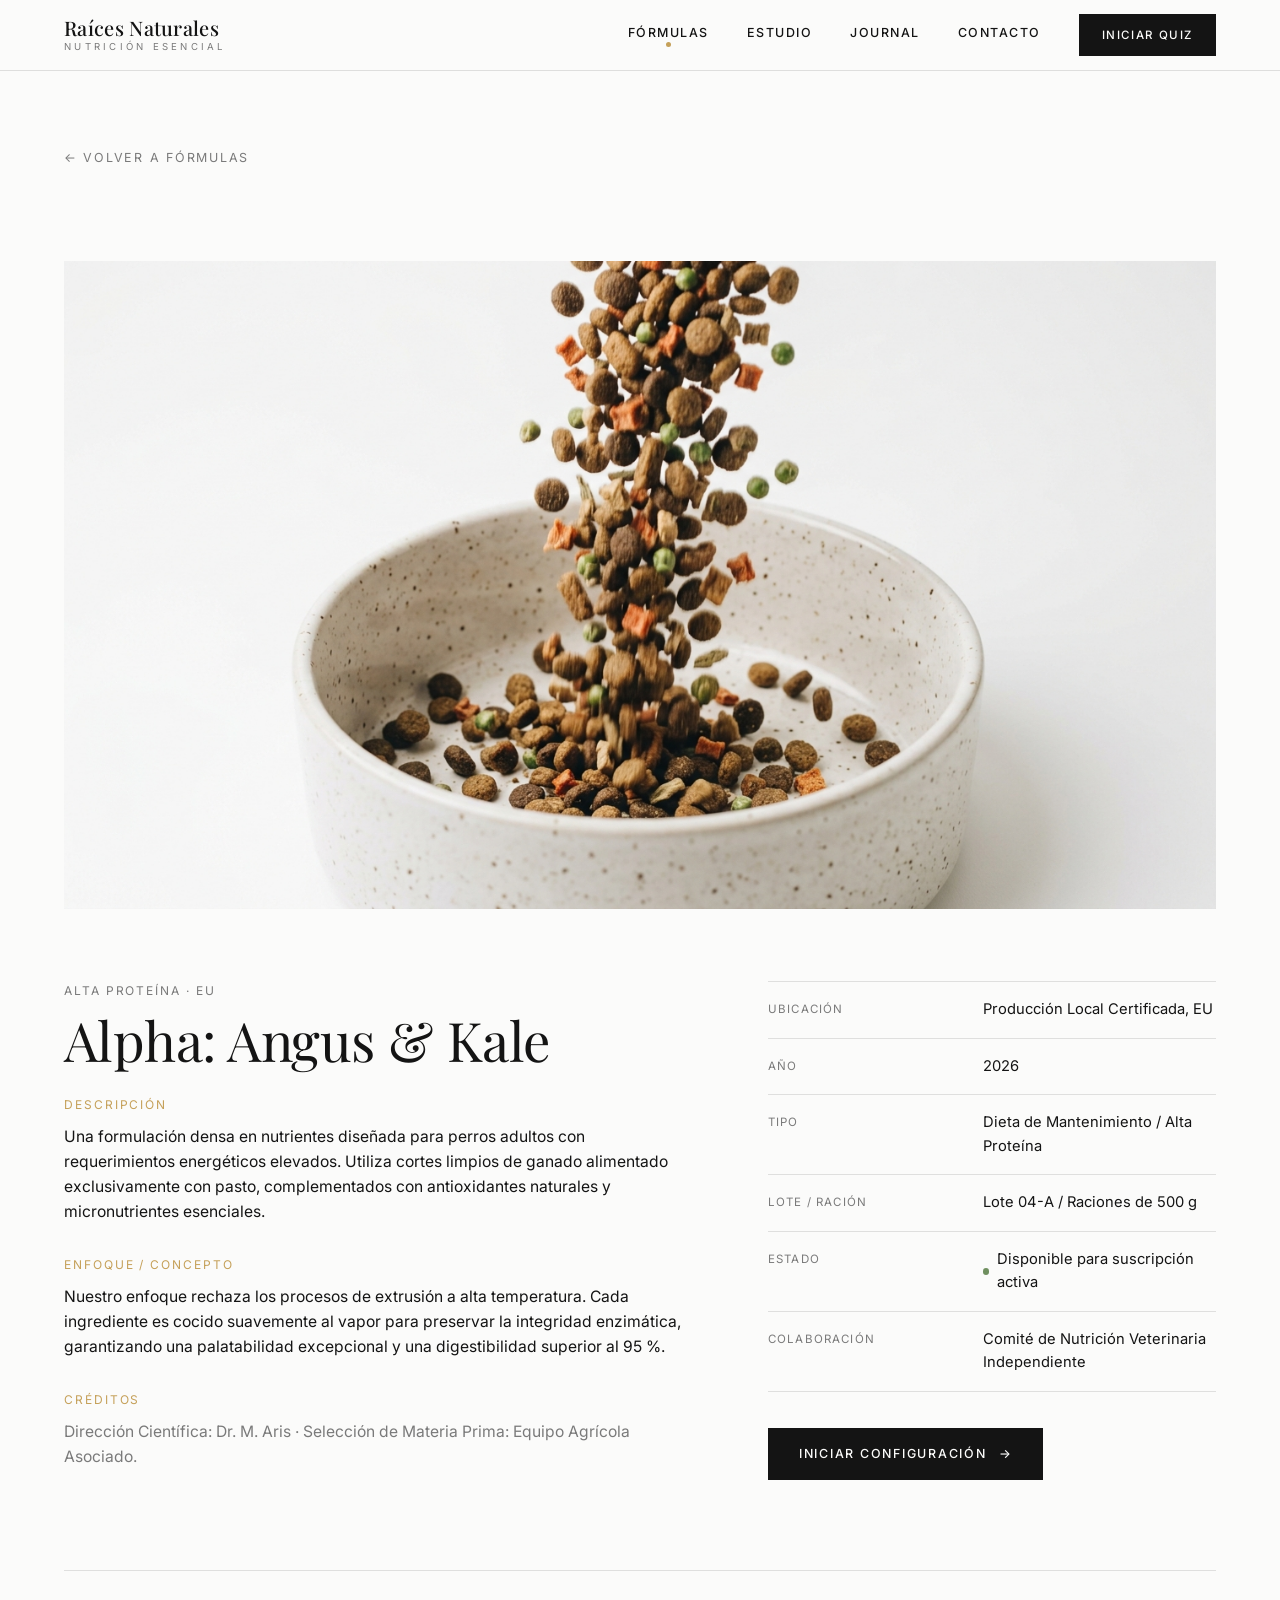
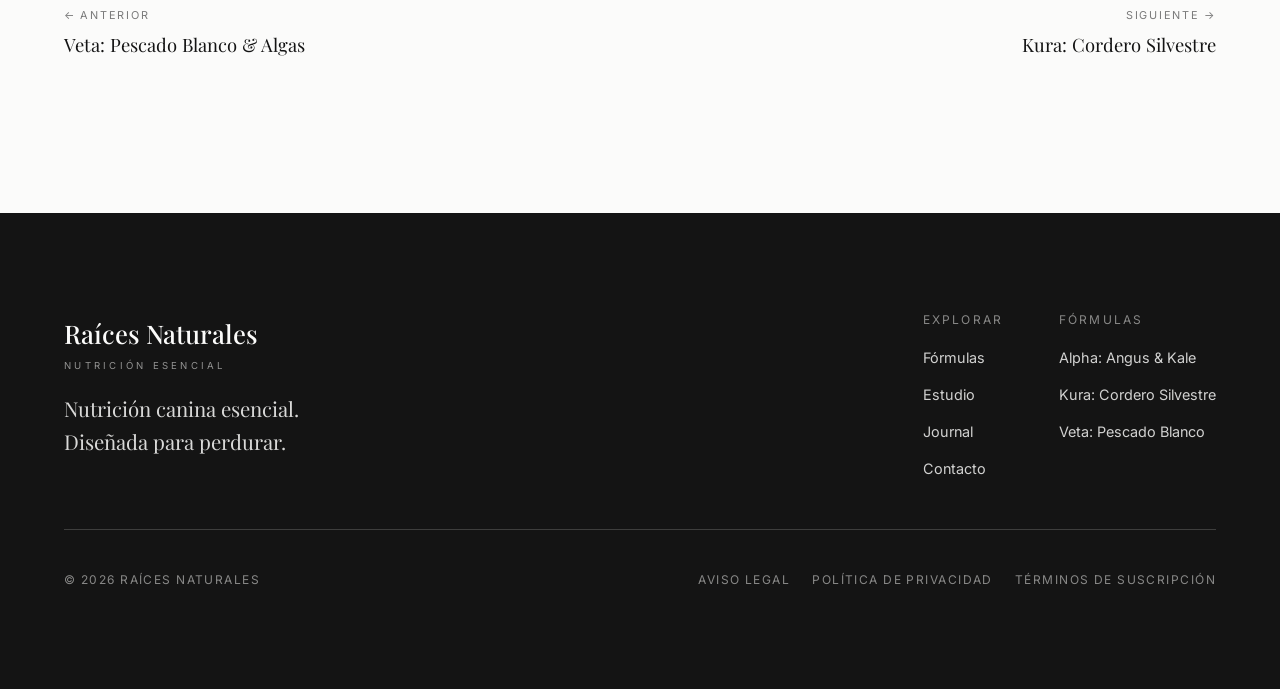
<file: web-codigo/formula.html>
<!DOCTYPE html>
<html lang="es">
<head>
  <meta charset="UTF-8" />
  <meta name="viewport" content="width=device-width, initial-scale=1.0" />
  <title>Fórmula · Raíces Naturales</title>
  <meta name="description" content="Detalle de formulación — Raíces Naturales." />
  <link rel="preconnect" href="https://fonts.googleapis.com" />
  <link rel="preconnect" href="https://fonts.gstatic.com" crossorigin />
  <link href="https://fonts.googleapis.com/css2?family=Inter:wght@300;400;500;600&family=Playfair+Display:ital,wght@0,400;0,500;1,400;1,500&display=swap" rel="stylesheet" />
  <link rel="stylesheet" href="css/styles.css?v=4" />
</head>
<body class="interior">

  <header class="header is-scrolled" id="header">
    <div class="contenedor header__row">
      <a class="marca" href="index.html" aria-label="Raíces Naturales, inicio">
        <span class="marca__nombre">Raíces Naturales</span>
        <span class="marca__sub">Nutrición esencial</span>
      </a>
      <nav class="nav" id="nav" aria-label="Navegación principal">
        <a class="nav__link" href="formulas.html" aria-current="page">Fórmulas</a>
        <a class="nav__link" href="estudio.html">Estudio</a>
        <a class="nav__link" href="journal.html">Journal</a>
        <a class="nav__link" href="contacto.html">Contacto</a>
        <a class="nav__cta btn" href="contacto.html">Iniciar Quiz</a>
      </nav>
      <button class="nav-toggle" id="navToggle" aria-label="Abrir menú" aria-expanded="false" aria-controls="nav">
        <span></span><span></span>
      </button>
    </div>
  </header>

  <main id="detalle">
    <section class="page-intro">
      <div class="contenedor">
        <a class="volver" href="formulas.html">← Volver a fórmulas</a>
      </div>
    </section>

    <section class="seccion" style="padding-top:clamp(20px,3vw,32px);">
      <div class="contenedor">
        <div class="detalle__media reveal">
          <img id="detImg" src="assets/img/cuenco-servido.jpg" alt="Fórmula" />
        </div>

        <div class="detalle__grid">
          <!-- Columna narrativa -->
          <div class="reveal">
            <p class="card__meta" id="detMeta">Alta Proteína · EU</p>
            <h1 class="detalle__titulo serif" id="detNombre">Alpha: Angus &amp; Kale</h1>

            <div class="detalle__bloque">
              <h3>Descripción</h3>
              <p id="detDesc"></p>
            </div>
            <div class="detalle__bloque">
              <h3>Enfoque / Concepto</h3>
              <p id="detApproach"></p>
            </div>
            <div class="detalle__bloque detalle__bloque--suave">
              <h3>Créditos</h3>
              <p id="detCredits"></p>
            </div>
          </div>

          <!-- Ficha técnica -->
          <aside class="reveal" data-delay="1">
            <div class="ficha">
              <div class="ficha__fila">
                <span class="ficha__k">Ubicación</span>
                <span class="ficha__v" id="detLocation"></span>
              </div>
              <div class="ficha__fila">
                <span class="ficha__k">Año</span>
                <span class="ficha__v" id="detYear"></span>
              </div>
              <div class="ficha__fila">
                <span class="ficha__k">Tipo</span>
                <span class="ficha__v" id="detType"></span>
              </div>
              <div class="ficha__fila">
                <span class="ficha__k">Lote / Ración</span>
                <span class="ficha__v" id="detBatch"></span>
              </div>
              <div class="ficha__fila">
                <span class="ficha__k">Estado</span>
                <span class="ficha__v ficha__estado" id="detStatus"></span>
              </div>
              <div class="ficha__fila">
                <span class="ficha__k">Colaboración</span>
                <span class="ficha__v" id="detCollab"></span>
              </div>
            </div>

            <div style="margin-top:36px;">
              <a class="btn" href="contacto.html">Iniciar configuración <span class="flecha">→</span></a>
            </div>
          </aside>
        </div>

        <!-- Navegación entre fórmulas -->
        <nav class="detalle__nav" aria-label="Otras fórmulas">
          <a id="detPrev" href="#">
            <span class="k">← Anterior</span>
            <span class="v serif"></span>
          </a>
          <a id="detNext" href="#">
            <span class="k">Siguiente →</span>
            <span class="v serif"></span>
          </a>
        </nav>
      </div>
    </section>
  </main>

  <footer class="footer">
    <div class="contenedor">
      <div class="footer__top">
        <div class="footer__marca">
          <span class="marca__nombre serif">Raíces Naturales</span>
          <div class="marca__sub">Nutrición esencial</div>
          <p class="footer__lema serif">Nutrición canina esencial. Diseñada para perdurar.</p>
        </div>
        <div class="footer__cols">
          <div class="footer__col">
            <h4>Explorar</h4>
            <ul>
              <li><a href="formulas.html">Fórmulas</a></li>
              <li><a href="estudio.html">Estudio</a></li>
              <li><a href="journal.html">Journal</a></li>
              <li><a href="contacto.html">Contacto</a></li>
            </ul>
          </div>
          <div class="footer__col">
            <h4>Fórmulas</h4>
            <ul>
              <li><a href="formula.html?f=alpha">Alpha: Angus &amp; Kale</a></li>
              <li><a href="formula.html?f=kura">Kura: Cordero Silvestre</a></li>
              <li><a href="formula.html?f=veta">Veta: Pescado Blanco</a></li>
            </ul>
          </div>
        </div>
      </div>
      <div class="footer__bottom">
        <span>© <span id="anio"></span> Raíces Naturales</span>
        <div class="footer__legal">
          <a href="#">Aviso Legal</a>
          <a href="#">Política de Privacidad</a>
          <a href="#">Términos de Suscripción</a>
        </div>
      </div>
    </div>
  </footer>

  <script src="js/main.js?v=4"></script>
</body>
</html>
</file>
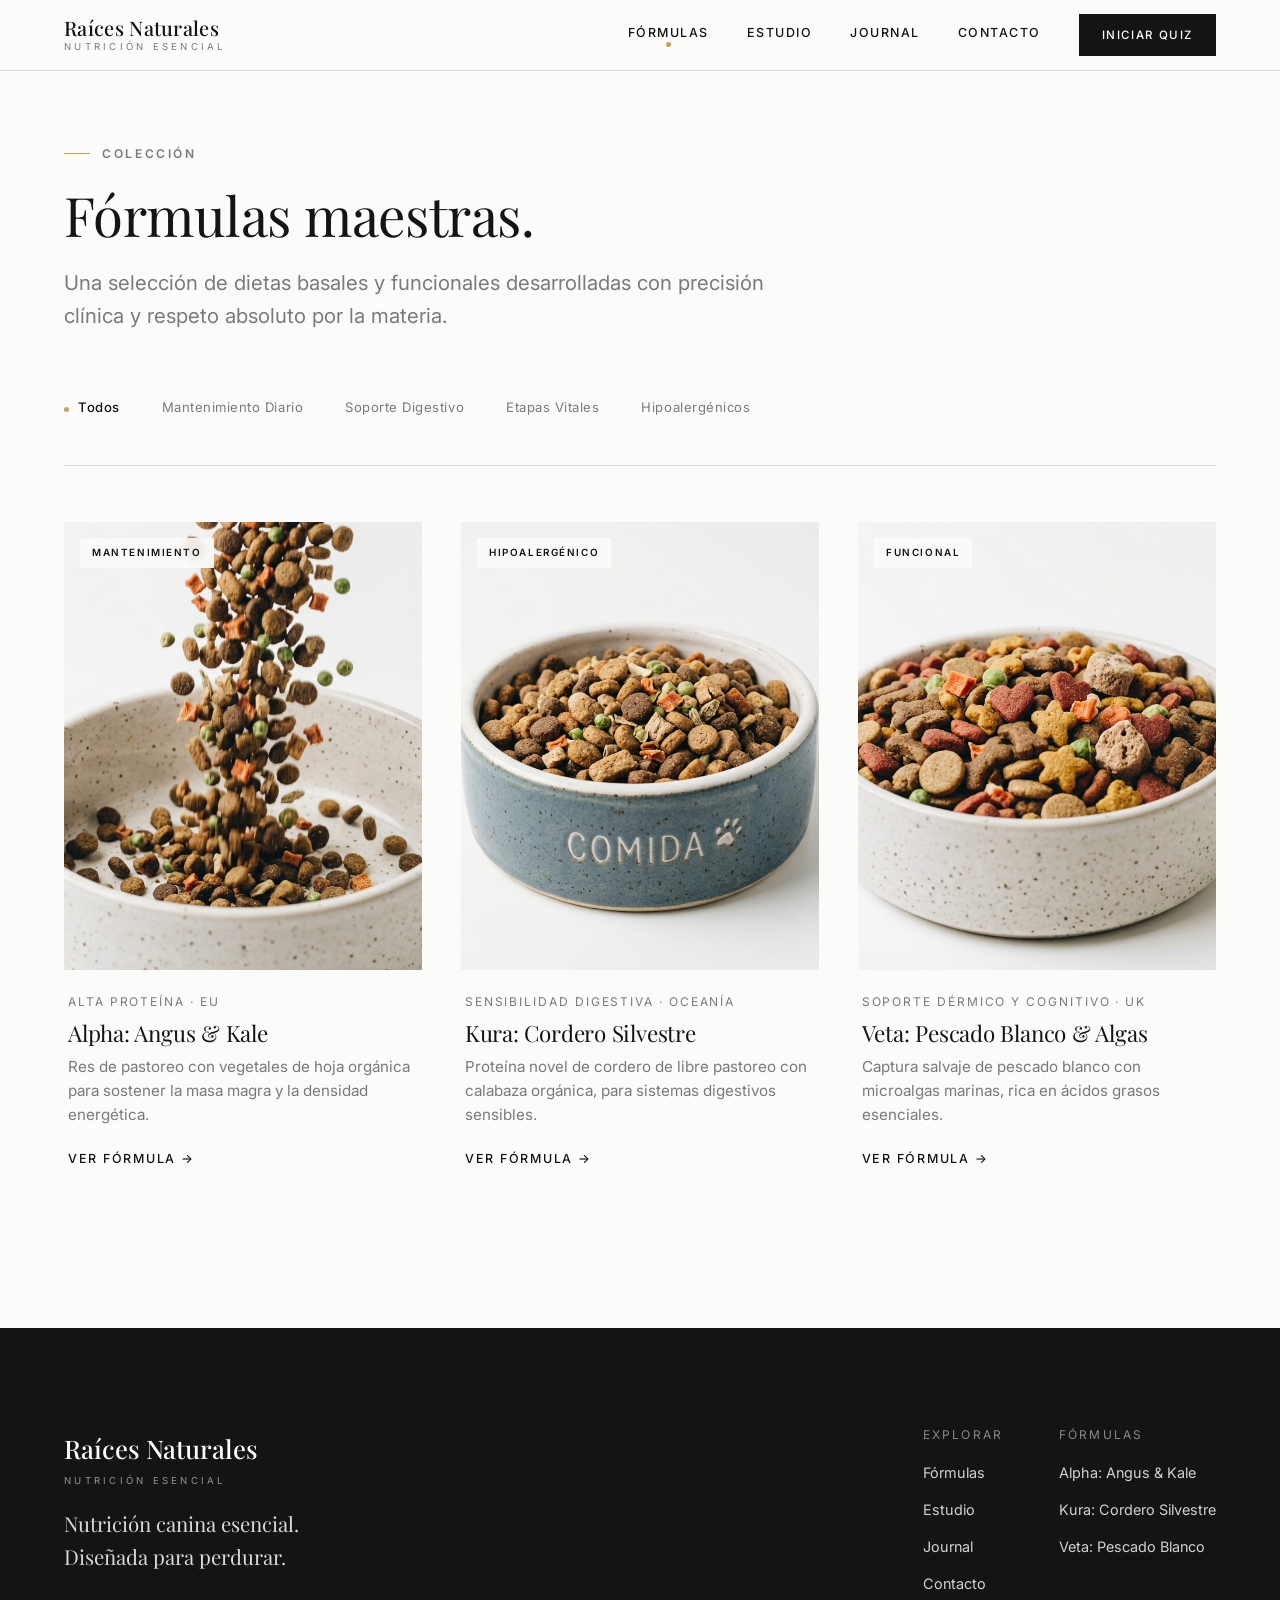
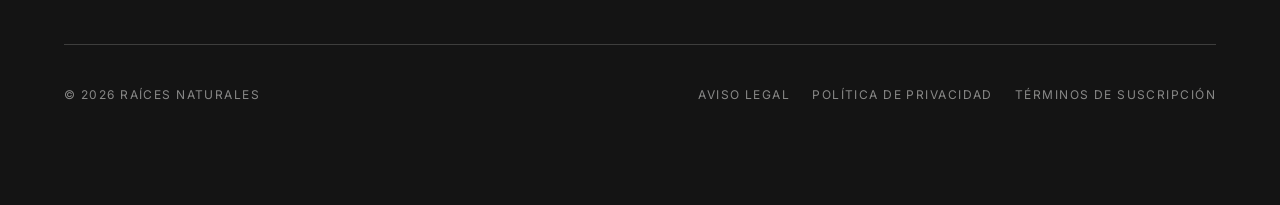
<file: web-codigo/formulas.html>
<!DOCTYPE html>
<html lang="es">
<head>
  <meta charset="UTF-8" />
  <meta name="viewport" content="width=device-width, initial-scale=1.0" />
  <title>Fórmulas · Raíces Naturales</title>
  <meta name="description" content="Colección de fórmulas maestras de Raíces Naturales: dietas basales y funcionales desarrolladas con precisión clínica." />
  <link rel="preconnect" href="https://fonts.googleapis.com" />
  <link rel="preconnect" href="https://fonts.gstatic.com" crossorigin />
  <link href="https://fonts.googleapis.com/css2?family=Inter:wght@300;400;500;600&family=Playfair+Display:ital,wght@0,400;0,500;1,400;1,500&display=swap" rel="stylesheet" />
  <link rel="stylesheet" href="css/styles.css?v=4" />
</head>
<body class="interior">

  <header class="header is-scrolled" id="header">
    <div class="contenedor header__row">
      <a class="marca" href="index.html" aria-label="Raíces Naturales, inicio">
        <span class="marca__nombre">Raíces Naturales</span>
        <span class="marca__sub">Nutrición esencial</span>
      </a>
      <nav class="nav" id="nav" aria-label="Navegación principal">
        <a class="nav__link" href="formulas.html" aria-current="page">Fórmulas</a>
        <a class="nav__link" href="estudio.html">Estudio</a>
        <a class="nav__link" href="journal.html">Journal</a>
        <a class="nav__link" href="contacto.html">Contacto</a>
        <a class="nav__cta btn" href="contacto.html">Iniciar Quiz</a>
      </nav>
      <button class="nav-toggle" id="navToggle" aria-label="Abrir menú" aria-expanded="false" aria-controls="nav">
        <span></span><span></span>
      </button>
    </div>
  </header>

  <main>
    <section class="page-intro">
      <div class="contenedor">
        <p class="eyebrow reveal">Colección</p>
        <h1 class="page-intro__title reveal">Fórmulas maestras.</h1>
        <p class="page-intro__lead reveal" data-delay="1">
          Una selección de dietas basales y funcionales desarrolladas con
          precisión clínica y respeto absoluto por la materia.
        </p>
      </div>
    </section>

    <section class="seccion" style="padding-top:0;">
      <div class="contenedor">
        <!-- Filtros -->
        <div class="filtros" role="tablist" aria-label="Filtrar fórmulas">
          <button class="filtro is-active" data-filter="todos">Todos</button>
          <button class="filtro" data-filter="mantenimiento">Mantenimiento Diario</button>
          <button class="filtro" data-filter="digestivo">Soporte Digestivo</button>
          <button class="filtro" data-filter="etapas">Etapas Vitales</button>
          <button class="filtro" data-filter="hipoalergenicos">Hipoalergénicos</button>
        </div>

        <!-- Grid -->
        <div class="formulas__grid">
          <a class="card reveal" href="formula.html?f=alpha" data-cats="mantenimiento etapas">
            <div class="card__media">
              <span class="card__tag">Mantenimiento</span>
              <img src="assets/img/cuenco-servido.jpg" alt="Fórmula Alpha: Angus & Kale" />
            </div>
            <div class="card__body">
              <p class="card__meta">Alta Proteína · EU</p>
              <h3 class="card__nombre serif">Alpha: Angus &amp; Kale</h3>
              <p class="card__desc">
                Res de pastoreo con vegetales de hoja orgánica para sostener la
                masa magra y la densidad energética.
              </p>
              <span class="card__link link-linea">Ver fórmula →</span>
            </div>
          </a>

          <a class="card reveal" data-delay="1" href="formula.html?f=kura" data-cats="hipoalergenicos digestivo">
            <div class="card__media">
              <span class="card__tag">Hipoalergénico</span>
              <img src="assets/img/cuenco-azul.jpg" alt="Fórmula Kura: Cordero Silvestre" />
            </div>
            <div class="card__body">
              <p class="card__meta">Sensibilidad Digestiva · Oceanía</p>
              <h3 class="card__nombre serif">Kura: Cordero Silvestre</h3>
              <p class="card__desc">
                Proteína novel de cordero de libre pastoreo con calabaza
                orgánica, para sistemas digestivos sensibles.
              </p>
              <span class="card__link link-linea">Ver fórmula →</span>
            </div>
          </a>

          <a class="card reveal" data-delay="2" href="formula.html?f=veta" data-cats="etapas digestivo">
            <div class="card__media">
              <span class="card__tag">Funcional</span>
              <img src="assets/img/cuenco-color.jpg" alt="Fórmula Veta: Pescado Blanco & Algas" />
            </div>
            <div class="card__body">
              <p class="card__meta">Soporte Dérmico y Cognitivo · UK</p>
              <h3 class="card__nombre serif">Veta: Pescado Blanco &amp; Algas</h3>
              <p class="card__desc">
                Captura salvaje de pescado blanco con microalgas marinas, rica
                en ácidos grasos esenciales.
              </p>
              <span class="card__link link-linea">Ver fórmula →</span>
            </div>
          </a>
        </div>
      </div>
    </section>
  </main>

  <footer class="footer">
    <div class="contenedor">
      <div class="footer__top">
        <div class="footer__marca">
          <span class="marca__nombre serif">Raíces Naturales</span>
          <div class="marca__sub">Nutrición esencial</div>
          <p class="footer__lema serif">Nutrición canina esencial. Diseñada para perdurar.</p>
        </div>
        <div class="footer__cols">
          <div class="footer__col">
            <h4>Explorar</h4>
            <ul>
              <li><a href="formulas.html">Fórmulas</a></li>
              <li><a href="estudio.html">Estudio</a></li>
              <li><a href="journal.html">Journal</a></li>
              <li><a href="contacto.html">Contacto</a></li>
            </ul>
          </div>
          <div class="footer__col">
            <h4>Fórmulas</h4>
            <ul>
              <li><a href="formula.html?f=alpha">Alpha: Angus &amp; Kale</a></li>
              <li><a href="formula.html?f=kura">Kura: Cordero Silvestre</a></li>
              <li><a href="formula.html?f=veta">Veta: Pescado Blanco</a></li>
            </ul>
          </div>
        </div>
      </div>
      <div class="footer__bottom">
        <span>© <span id="anio"></span> Raíces Naturales</span>
        <div class="footer__legal">
          <a href="#">Aviso Legal</a>
          <a href="#">Política de Privacidad</a>
          <a href="#">Términos de Suscripción</a>
        </div>
      </div>
    </div>
  </footer>

  <script src="js/main.js?v=4"></script>
</body>
</html>
</file>
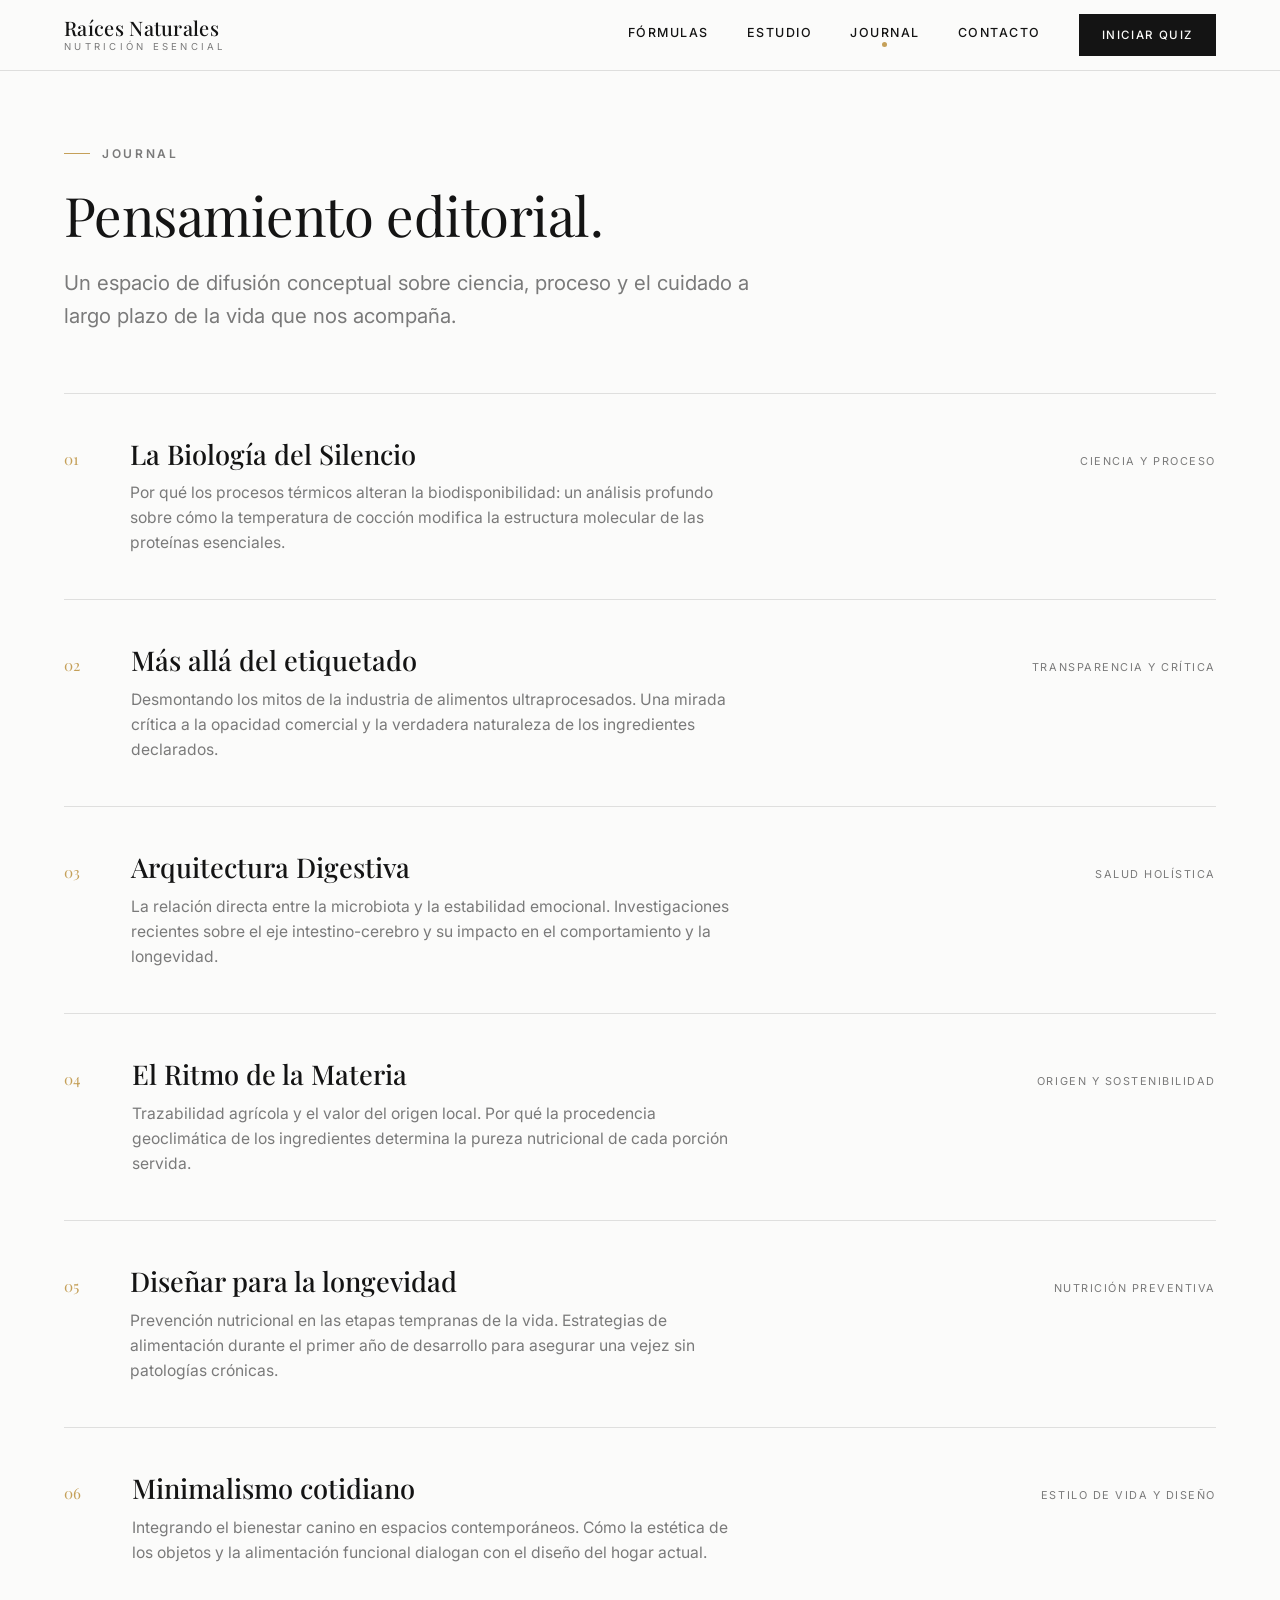
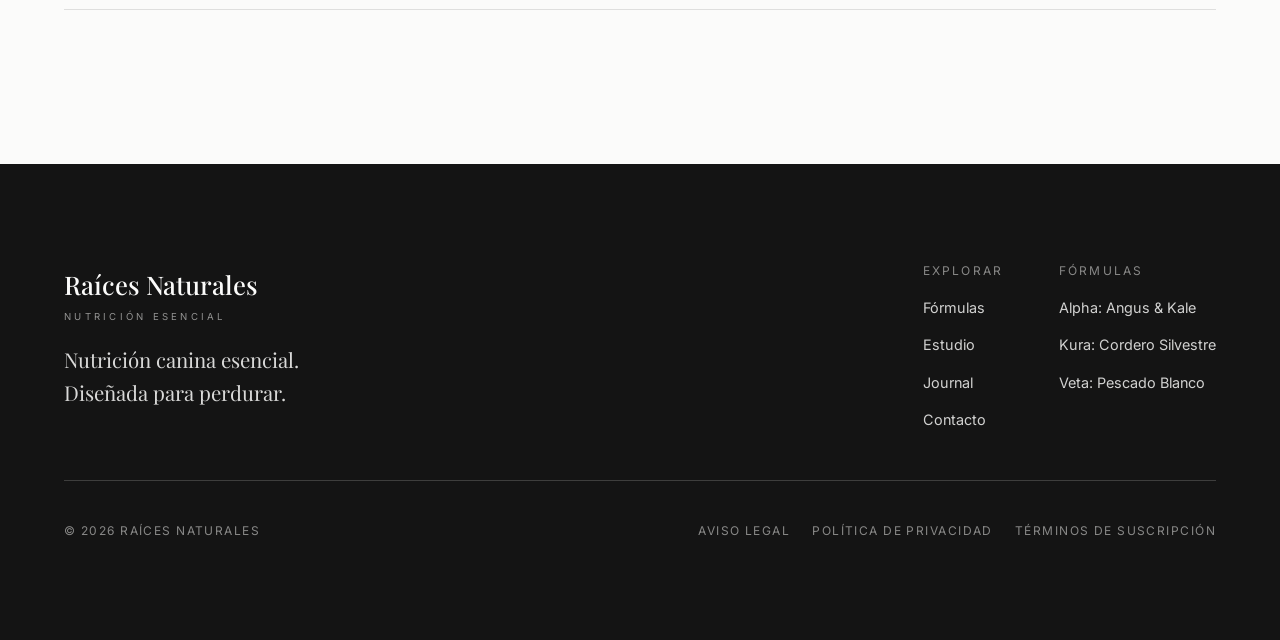
<file: web-codigo/journal.html>
<!DOCTYPE html>
<html lang="es">
<head>
  <meta charset="UTF-8" />
  <meta name="viewport" content="width=device-width, initial-scale=1.0" />
  <title>Journal · Raíces Naturales</title>
  <meta name="description" content="Pensamiento editorial de Raíces Naturales: ciencia, transparencia, salud holística y diseño." />
  <link rel="preconnect" href="https://fonts.googleapis.com" />
  <link rel="preconnect" href="https://fonts.gstatic.com" crossorigin />
  <link href="https://fonts.googleapis.com/css2?family=Inter:wght@300;400;500;600&family=Playfair+Display:ital,wght@0,400;0,500;1,400;1,500&display=swap" rel="stylesheet" />
  <link rel="stylesheet" href="css/styles.css?v=4" />
</head>
<body class="interior">

  <header class="header is-scrolled" id="header">
    <div class="contenedor header__row">
      <a class="marca" href="index.html" aria-label="Raíces Naturales, inicio">
        <span class="marca__nombre">Raíces Naturales</span>
        <span class="marca__sub">Nutrición esencial</span>
      </a>
      <nav class="nav" id="nav" aria-label="Navegación principal">
        <a class="nav__link" href="formulas.html">Fórmulas</a>
        <a class="nav__link" href="estudio.html">Estudio</a>
        <a class="nav__link" href="journal.html" aria-current="page">Journal</a>
        <a class="nav__link" href="contacto.html">Contacto</a>
        <a class="nav__cta btn" href="contacto.html">Iniciar Quiz</a>
      </nav>
      <button class="nav-toggle" id="navToggle" aria-label="Abrir menú" aria-expanded="false" aria-controls="nav">
        <span></span><span></span>
      </button>
    </div>
  </header>

  <main>
    <section class="page-intro">
      <div class="contenedor">
        <p class="eyebrow reveal">Journal</p>
        <h1 class="page-intro__title reveal">Pensamiento editorial.</h1>
        <p class="page-intro__lead reveal" data-delay="1">
          Un espacio de difusión conceptual sobre ciencia, proceso y el cuidado
          a largo plazo de la vida que nos acompaña.
        </p>
      </div>
    </section>

    <section class="seccion" style="padding-top:0;">
      <div class="contenedor">
        <div class="journal__lista">

          <article class="articulo reveal">
            <span class="articulo__num">01</span>
            <div>
              <h2 class="articulo__titulo"><a href="#" class="link-linea" style="letter-spacing:normal;text-transform:none;font-size:inherit;">La Biología del Silencio</a></h2>
              <p class="articulo__excerpt">
                Por qué los procesos térmicos alteran la biodisponibilidad: un
                análisis profundo sobre cómo la temperatura de cocción modifica
                la estructura molecular de las proteínas esenciales.
              </p>
            </div>
            <span class="articulo__tema">Ciencia y Proceso</span>
          </article>

          <article class="articulo reveal">
            <span class="articulo__num">02</span>
            <div>
              <h2 class="articulo__titulo"><a href="#" class="link-linea" style="letter-spacing:normal;text-transform:none;font-size:inherit;">Más allá del etiquetado</a></h2>
              <p class="articulo__excerpt">
                Desmontando los mitos de la industria de alimentos
                ultraprocesados. Una mirada crítica a la opacidad comercial y la
                verdadera naturaleza de los ingredientes declarados.
              </p>
            </div>
            <span class="articulo__tema">Transparencia y Crítica</span>
          </article>

          <article class="articulo reveal">
            <span class="articulo__num">03</span>
            <div>
              <h2 class="articulo__titulo"><a href="#" class="link-linea" style="letter-spacing:normal;text-transform:none;font-size:inherit;">Arquitectura Digestiva</a></h2>
              <p class="articulo__excerpt">
                La relación directa entre la microbiota y la estabilidad
                emocional. Investigaciones recientes sobre el eje
                intestino-cerebro y su impacto en el comportamiento y la
                longevidad.
              </p>
            </div>
            <span class="articulo__tema">Salud Holística</span>
          </article>

          <article class="articulo reveal">
            <span class="articulo__num">04</span>
            <div>
              <h2 class="articulo__titulo"><a href="#" class="link-linea" style="letter-spacing:normal;text-transform:none;font-size:inherit;">El Ritmo de la Materia</a></h2>
              <p class="articulo__excerpt">
                Trazabilidad agrícola y el valor del origen local. Por qué la
                procedencia geoclimática de los ingredientes determina la pureza
                nutricional de cada porción servida.
              </p>
            </div>
            <span class="articulo__tema">Origen y Sostenibilidad</span>
          </article>

          <article class="articulo reveal">
            <span class="articulo__num">05</span>
            <div>
              <h2 class="articulo__titulo"><a href="#" class="link-linea" style="letter-spacing:normal;text-transform:none;font-size:inherit;">Diseñar para la longevidad</a></h2>
              <p class="articulo__excerpt">
                Prevención nutricional en las etapas tempranas de la vida.
                Estrategias de alimentación durante el primer año de desarrollo
                para asegurar una vejez sin patologías crónicas.
              </p>
            </div>
            <span class="articulo__tema">Nutrición Preventiva</span>
          </article>

          <article class="articulo reveal">
            <span class="articulo__num">06</span>
            <div>
              <h2 class="articulo__titulo"><a href="#" class="link-linea" style="letter-spacing:normal;text-transform:none;font-size:inherit;">Minimalismo cotidiano</a></h2>
              <p class="articulo__excerpt">
                Integrando el bienestar canino en espacios contemporáneos. Cómo
                la estética de los objetos y la alimentación funcional dialogan
                con el diseño del hogar actual.
              </p>
            </div>
            <span class="articulo__tema">Estilo de Vida y Diseño</span>
          </article>

        </div>
      </div>
    </section>
  </main>

  <footer class="footer">
    <div class="contenedor">
      <div class="footer__top">
        <div class="footer__marca">
          <span class="marca__nombre serif">Raíces Naturales</span>
          <div class="marca__sub">Nutrición esencial</div>
          <p class="footer__lema serif">Nutrición canina esencial. Diseñada para perdurar.</p>
        </div>
        <div class="footer__cols">
          <div class="footer__col">
            <h4>Explorar</h4>
            <ul>
              <li><a href="formulas.html">Fórmulas</a></li>
              <li><a href="estudio.html">Estudio</a></li>
              <li><a href="journal.html">Journal</a></li>
              <li><a href="contacto.html">Contacto</a></li>
            </ul>
          </div>
          <div class="footer__col">
            <h4>Fórmulas</h4>
            <ul>
              <li><a href="formula.html?f=alpha">Alpha: Angus &amp; Kale</a></li>
              <li><a href="formula.html?f=kura">Kura: Cordero Silvestre</a></li>
              <li><a href="formula.html?f=veta">Veta: Pescado Blanco</a></li>
            </ul>
          </div>
        </div>
      </div>
      <div class="footer__bottom">
        <span>© <span id="anio"></span> Raíces Naturales</span>
        <div class="footer__legal">
          <a href="#">Aviso Legal</a>
          <a href="#">Política de Privacidad</a>
          <a href="#">Términos de Suscripción</a>
        </div>
      </div>
    </div>
  </footer>

  <script src="js/main.js?v=4"></script>
</body>
</html>
</file>
<file: web-codigo/css/styles.css>
/* =================================================================
   RAÍCES NATURALES · Sistema de Diseño
   Concepto: "La Materia Esencial" — lujo silencioso, editorial.
   Este archivo define los tokens y componentes reutilizables
   para todas las páginas del sitio.
   ================================================================= */

/* -----------------------------------------------------------------
   1. TOKENS (variables)
   ----------------------------------------------------------------- */
:root {
  /* Paleta cromática (Documento Maestro) */
  --carbon: #141414;        /* Carbono Absoluto: textos y estructura */
  --lino: #fbfbfa;          /* Lino Orgánico: fondo base cálido */
  --gris: #7a7a7a;          /* Gris Sombra: textos secundarios */
  --oro: #c5a059;           /* Oro Mate: acento de autoridad */
  --oliva: #2c352e;         /* Oliva Profundo: bloques editoriales */

  /* Derivados */
  --carbon-80: rgba(20, 20, 20, 0.8);
  --carbon-06: rgba(20, 20, 20, 0.06);
  --linea: rgba(20, 20, 20, 0.12);   /* bordes sutiles */
  --linea-clara: rgba(251, 251, 250, 0.18);

  /* Tipografía */
  --font-sans: "Inter", -apple-system, BlinkMacSystemFont, "Segoe UI", Roboto, sans-serif;
  --font-serif: "Playfair Display", Georgia, "Times New Roman", serif;

  /* Escala tipográfica fluida */
  --fs-hero: clamp(2.6rem, 6vw, 4.5rem);
  --fs-h1: clamp(2.1rem, 4.5vw, 3.4rem);
  --fs-h2: clamp(1.6rem, 3vw, 2.4rem);
  --fs-h3: clamp(1.15rem, 1.6vw, 1.35rem);
  --fs-body: clamp(0.98rem, 1vw, 1.05rem);
  --fs-lead: clamp(1.1rem, 1.6vw, 1.4rem);
  --fs-caption: 0.75rem;

  /* Espaciado */
  --gutter: 24px;
  --margen: clamp(20px, 6vw, 64px);   /* margen lateral fluido */
  --seccion: clamp(72px, 12vw, 160px); /* padding vertical de sección */
  --max: 1360px;                       /* ancho máximo de contenido */

  /* Movimiento */
  --ease: cubic-bezier(0.22, 1, 0.36, 1);
  --dur: 0.6s;
}

/* -----------------------------------------------------------------
   2. RESET / BASE
   ----------------------------------------------------------------- */
*,
*::before,
*::after { box-sizing: border-box; }

html {
  scroll-behavior: smooth;
  -webkit-font-smoothing: antialiased;
  text-rendering: optimizeLegibility;
}

body {
  margin: 0;
  background: var(--lino);
  color: var(--carbon);
  font-family: var(--font-sans);
  font-size: var(--fs-body);
  font-weight: 400;
  line-height: 1.6;
  overflow-x: hidden;
}

img { max-width: 100%; display: block; }

a { color: inherit; text-decoration: none; }

button {
  font-family: inherit;
  cursor: pointer;
  border: none;
  background: none;
}

h1, h2, h3, h4 {
  margin: 0;
  font-weight: 400;
  line-height: 1.15;
  letter-spacing: -0.01em;
}

p { margin: 0; }

::selection { background: var(--oro); color: var(--carbon); }

/* El atributo hidden siempre oculta, aunque el elemento tenga display propio */
[hidden] { display: none !important; }

/* -----------------------------------------------------------------
   3. LAYOUT
   ----------------------------------------------------------------- */
.contenedor {
  width: 100%;
  max-width: var(--max);
  margin-inline: auto;
  padding-inline: var(--margen);
}

.seccion { padding-block: var(--seccion); }

.eyebrow {
  font-size: var(--fs-caption);
  text-transform: uppercase;
  letter-spacing: 0.22em;
  color: var(--gris);
  font-weight: 600;
  margin: 0 0 22px;
  display: flex;
  align-items: center;
  gap: 12px;
}
.eyebrow::before {
  content: "";
  width: 26px;
  height: 1px;
  background: var(--oro);
  display: inline-block;
}

.serif { font-family: var(--font-serif); }

/* -----------------------------------------------------------------
   4. BOTONES / CTA
   ----------------------------------------------------------------- */
.btn {
  display: inline-flex;
  align-items: center;
  gap: 12px;
  padding: 15px 30px;
  font-size: 0.78rem;
  text-transform: uppercase;
  letter-spacing: 0.14em;
  font-weight: 500;
  border: 1px solid var(--carbon);
  background: var(--carbon);
  color: var(--lino);
  transition: background var(--dur) var(--ease),
              color var(--dur) var(--ease),
              border-color var(--dur) var(--ease);
}
.btn:hover { background: var(--oro); border-color: var(--oro); color: var(--carbon); }

.btn--ghost {
  background: transparent;
  color: var(--carbon);
}
.btn--ghost:hover { background: var(--carbon); color: var(--lino); border-color: var(--carbon); }

.btn--claro {
  background: transparent;
  color: var(--lino);
  border-color: var(--linea-clara);
}
.btn--claro:hover { background: var(--oro); color: var(--carbon); border-color: var(--oro); }

.btn .flecha { transition: transform var(--dur) var(--ease); }
.btn:hover .flecha { transform: translateX(4px); }

/* Enlace tipográfico con subrayado animado */
.link-linea {
  position: relative;
  font-size: 0.78rem;
  text-transform: uppercase;
  letter-spacing: 0.14em;
  font-weight: 500;
  padding-bottom: 3px;
}
.link-linea::after {
  content: "";
  position: absolute;
  left: 0; bottom: 0;
  width: 100%; height: 1px;
  background: currentColor;
  transform: scaleX(0);
  transform-origin: right;
  transition: transform var(--dur) var(--ease);
}
.link-linea:hover::after { transform: scaleX(1); transform-origin: left; }

/* -----------------------------------------------------------------
   5. HEADER / NAVEGACIÓN
   ----------------------------------------------------------------- */
.header {
  position: fixed;
  inset: 0 0 auto 0;
  z-index: 100;
  padding-block: 22px;
  transition: background var(--dur) var(--ease),
              padding var(--dur) var(--ease),
              box-shadow var(--dur) var(--ease);
}
.header__row {
  display: flex;
  align-items: center;
  justify-content: space-between;
  gap: 24px;
}

.marca {
  display: flex;
  flex-direction: column;
  line-height: 1;
  letter-spacing: 0.02em;
}
.marca__nombre {
  font-family: var(--font-serif);
  font-size: 1.25rem;
  font-weight: 500;
}
.marca__sub {
  font-size: 0.6rem;
  text-transform: uppercase;
  letter-spacing: 0.34em;
  color: var(--gris);
  margin-top: 4px;
}

.nav {
  display: flex;
  align-items: center;
  gap: 38px;
}
.nav__link {
  font-size: 0.78rem;
  text-transform: uppercase;
  letter-spacing: 0.12em;
  font-weight: 500;
  position: relative;
  padding-bottom: 4px;
}
.nav__link::after {
  content: "";
  position: absolute;
  left: 0; bottom: 0;
  width: 5px; height: 5px;
  border-radius: 50%;
  background: var(--oro);
  opacity: 0;
  transform: translateY(4px);
  transition: opacity var(--dur) var(--ease), transform var(--dur) var(--ease);
  left: 50%; margin-left: -2.5px;
}
.nav__link:hover::after,
.nav__link[aria-current="page"]::after { opacity: 1; transform: translateY(0); }

.nav__cta {
  padding: 11px 22px;
  font-size: 0.72rem;
}

/* Estado inicial: sobre el hero (texto claro) */
.header--sobre-hero {
  color: var(--lino);
}
.header--sobre-hero .marca__sub { color: rgba(251,251,250,0.65); }
.header--sobre-hero .nav__cta {
  border-color: var(--linea-clara);
  background: transparent;
  color: var(--lino);
}
.header--sobre-hero .nav__cta:hover { background: var(--oro); color: var(--carbon); border-color: var(--oro); }

/* Estado con scroll: fondo lino */
.header.is-scrolled {
  background: rgba(251, 251, 250, 0.92);
  backdrop-filter: blur(12px);
  padding-block: 14px;
  box-shadow: 0 1px 0 var(--linea);
  color: var(--carbon);
}
.header.is-scrolled .marca__sub { color: var(--gris); }
.header.is-scrolled .nav__cta { border-color: var(--carbon); background: var(--carbon); color: var(--lino); }
.header.is-scrolled .nav__cta:hover { background: var(--oro); color: var(--carbon); border-color: var(--oro); }

/* Botón de menú móvil */
.nav-toggle { display: none; width: 40px; height: 40px; position: relative; z-index: 110; }
.nav-toggle span {
  position: absolute; left: 8px; right: 8px; height: 1.5px;
  background: currentColor;
  transition: transform 0.4s var(--ease), opacity 0.3s var(--ease);
}
.nav-toggle span:nth-child(1) { top: 15px; }
.nav-toggle span:nth-child(2) { bottom: 15px; }
body.nav-abierto .nav-toggle span:nth-child(1) { transform: translateY(5px) rotate(45deg); }
body.nav-abierto .nav-toggle span:nth-child(2) { transform: translateY(-5px) rotate(-45deg); }

/* -----------------------------------------------------------------
   6. HERO
   ----------------------------------------------------------------- */
.hero {
  position: relative;
  height: 100vh;
  min-height: 560px;
  overflow: hidden;
  background: var(--oliva);
}
.hero__media {
  position: absolute;
  inset: -8% 0 -8% 0;    /* margen extra para el parallax */
  will-change: transform;
}
.hero__media img {
  width: 100%;
  height: 100%;
  object-fit: cover;
  object-position: center 60%;
}
/* Viñeta superior (header) + inferior (texto del hero) */
.hero::before {
  content: "";
  position: absolute; inset: 0;
  background:
    linear-gradient(to top, rgba(20,20,20,0.62) 0%, rgba(20,20,20,0.15) 34%, rgba(20,20,20,0) 52%),
    linear-gradient(to bottom, rgba(20,20,20,0.34) 0%, rgba(20,20,20,0) 24%);
  z-index: 1;
}

/* Texto sobre el hero */
.hero__contenido {
  position: absolute;
  left: var(--margen);
  right: var(--margen);
  bottom: clamp(60px, 13vh, 130px);
  z-index: 2;
  color: var(--lino);
  max-width: 760px;
  text-shadow: 0 1px 24px rgba(20, 20, 20, 0.45);
}
.hero__eyebrow {
  font-size: var(--fs-caption);
  text-transform: uppercase;
  letter-spacing: 0.24em;
  font-weight: 600;
  color: rgba(251, 251, 250, 0.95);
  margin: 0 0 20px;
  display: flex;
  align-items: center;
  gap: 12px;
}
.hero__eyebrow::before {
  content: "";
  width: 30px; height: 1px;
  background: var(--oro);
  display: inline-block;
}
.hero__titulo {
  font-family: var(--font-serif);
  font-size: var(--fs-hero);
  line-height: 1.04;
  letter-spacing: -0.02em;
  font-weight: 400;
  margin: 0;
  text-wrap: balance;
}
.hero__sub {
  margin: 24px 0 0;
  max-width: 46ch;
  font-size: var(--fs-lead);
  color: rgba(251, 251, 250, 0.9);
}
.hero__cta {
  display: flex;
  flex-wrap: wrap;
  gap: 16px;
  margin-top: 36px;
}

/* Indicador de scroll (línea vertical) */
.hero__scroll {
  position: absolute;
  right: var(--margen); bottom: 34px;
  z-index: 3;
  display: flex;
  flex-direction: column;
  align-items: center;
  gap: 10px;
  color: var(--lino);
}
.hero__scroll-linea {
  width: 1px; height: 56px;
  background: rgba(251,251,250,0.5);
  position: relative;
  overflow: hidden;
}
.hero__scroll-linea::after {
  content: "";
  position: absolute; top: 0; left: 0;
  width: 100%; height: 40%;
  background: var(--oro);
  animation: scrollLinea 2.4s var(--ease) infinite;
}
.hero__scroll-txt {
  font-size: 0.6rem; text-transform: uppercase; letter-spacing: 0.3em;
  writing-mode: vertical-rl;
}
@keyframes scrollLinea {
  0% { transform: translateY(-100%); }
  100% { transform: translateY(250%); }
}

/* -----------------------------------------------------------------
   7. MANIFIESTO (Bloque 01)
   ----------------------------------------------------------------- */
.manifiesto {
  display: grid;
  grid-template-columns: 1fr;
  gap: clamp(28px, 5vw, 80px);
}
.manifiesto__texto { max-width: 22ch; }
.manifiesto__cuerpo { max-width: 60ch; }
.manifiesto__frase {
  font-family: var(--font-serif);
  font-size: var(--fs-h1);
  line-height: 1.2;
  letter-spacing: -0.015em;
}
.manifiesto__frase em { font-style: italic; color: var(--oro); }
.manifiesto__cuerpo p { color: var(--gris); font-size: var(--fs-lead); }
.manifiesto__cuerpo p + p { margin-top: 20px; }

@media (min-width: 900px) {
  .manifiesto { grid-template-columns: 1fr 1fr; align-items: end; }
}

/* -----------------------------------------------------------------
   8. EJES DE VALOR (Bloque 02)
   ----------------------------------------------------------------- */
.ejes { background: var(--carbon); color: var(--lino); }
.ejes__grid {
  display: grid;
  grid-template-columns: 1fr;
  gap: 0;
  margin-top: 56px;
  border-top: 1px solid var(--linea-clara);
}
.eje {
  padding: 44px 0;
  border-bottom: 1px solid var(--linea-clara);
  display: grid;
  grid-template-columns: auto 1fr;
  gap: clamp(20px, 4vw, 60px);
  align-items: start;
}
.eje__num {
  font-family: var(--font-serif);
  font-size: 1rem;
  color: var(--oro);
  letter-spacing: 0.1em;
}
.eje__titulo { font-size: var(--fs-h3); font-weight: 500; margin-bottom: 10px; }
.eje__texto { color: rgba(251,251,250,0.62); max-width: 52ch; }

.ejes .eyebrow { color: rgba(251,251,250,0.6); }

@media (min-width: 760px) {
  .ejes__grid { grid-template-columns: repeat(3, 1fr); border-top: none; }
  .eje {
    border-bottom: none;
    border-left: 1px solid var(--linea-clara);
    padding: 8px clamp(20px, 3vw, 44px);
    grid-template-columns: 1fr;
    gap: 18px;
    min-height: 260px;
    grid-template-rows: auto 1fr;
  }
  .eje:first-child { padding-left: 0; border-left: none; }
}

/* -----------------------------------------------------------------
   9. FÓRMULAS (Bloque 03)
   ----------------------------------------------------------------- */
.formulas__head {
  display: flex;
  flex-wrap: wrap;
  justify-content: space-between;
  align-items: flex-end;
  gap: 24px;
  margin-bottom: 56px;
}
.formulas__intro { font-family: var(--font-serif); font-size: var(--fs-h2); max-width: 18ch; }

.formulas__grid {
  display: grid;
  grid-template-columns: 1fr;
  gap: clamp(28px, 3vw, 40px);
}
@media (min-width: 720px) { .formulas__grid { grid-template-columns: repeat(3, 1fr); } }

.card {
  display: flex;
  flex-direction: column;
  background: var(--lino);
}
.card__media {
  position: relative;
  aspect-ratio: 4 / 5;
  overflow: hidden;
  background: var(--carbon-06);
}
.card__media img {
  width: 100%; height: 100%;
  object-fit: cover;
  transition: transform 1.2s var(--ease);
}
.card:hover .card__media img { transform: scale(1.05); }
.card__tag {
  position: absolute;
  top: 16px; left: 16px;
  background: rgba(251,251,250,0.9);
  backdrop-filter: blur(4px);
  padding: 7px 12px;
  font-size: 0.62rem;
  text-transform: uppercase;
  letter-spacing: 0.16em;
  font-weight: 600;
  color: var(--carbon);
}
.card__body { padding: 22px 4px 4px; }
.card__meta {
  font-size: var(--fs-caption);
  text-transform: uppercase;
  letter-spacing: 0.16em;
  color: var(--gris);
  margin-bottom: 10px;
}
.card__nombre {
  font-family: var(--font-serif);
  font-size: 1.4rem;
  margin-bottom: 8px;
}
.card__desc { color: var(--gris); font-size: 0.95rem; margin-bottom: 18px; }
.card__link { color: var(--carbon); }

/* -----------------------------------------------------------------
   10. BANDA LIFESTYLE
   ----------------------------------------------------------------- */
.lifestyle {
  display: grid;
  grid-template-columns: 1fr;
}
.lifestyle__media { aspect-ratio: 16 / 10; overflow: hidden; }
.lifestyle__media img { width: 100%; height: 100%; object-fit: cover; }
.lifestyle__texto {
  background: var(--oliva);
  color: var(--lino);
  padding: clamp(40px, 7vw, 96px);
  display: flex;
  flex-direction: column;
  justify-content: center;
}
.lifestyle__texto .eyebrow { color: rgba(251,251,250,0.6); }
.lifestyle__frase {
  font-family: var(--font-serif);
  font-size: var(--fs-h2);
  line-height: 1.25;
  margin-bottom: 22px;
}
.lifestyle__cuerpo { color: rgba(251,251,250,0.72); max-width: 46ch; }

@media (min-width: 900px) {
  .lifestyle { grid-template-columns: 1.15fr 1fr; }
  .lifestyle__media { aspect-ratio: auto; height: 100%; }
}

/* -----------------------------------------------------------------
   11. CIERRE / QUIZ (Bloque 04)
   ----------------------------------------------------------------- */
.cierre { text-align: center; }
.cierre__inner { max-width: 40ch; margin-inline: auto; }
.cierre__frase {
  font-family: var(--font-serif);
  font-size: var(--fs-h1);
  line-height: 1.2;
  margin-bottom: 36px;
}

/* -----------------------------------------------------------------
   12. FOOTER
   ----------------------------------------------------------------- */
.footer {
  background: var(--carbon);
  color: var(--lino);
  padding-block: clamp(56px, 8vw, 100px);
}
.footer__top {
  display: grid;
  grid-template-columns: 1fr;
  gap: 40px;
  padding-bottom: 48px;
  border-bottom: 1px solid var(--linea-clara);
}
.footer__marca .marca__nombre { font-size: 1.6rem; }
.footer__marca .marca__sub { color: rgba(251,251,250,0.55); }
.footer__lema {
  font-family: var(--font-serif);
  font-size: var(--fs-h3);
  max-width: 26ch;
  margin-top: 20px;
  color: rgba(251,251,250,0.85);
}
.footer__cols { display: flex; flex-wrap: wrap; gap: 56px; }
.footer__col h4 {
  font-size: var(--fs-caption);
  text-transform: uppercase;
  letter-spacing: 0.18em;
  color: rgba(251,251,250,0.5);
  margin-bottom: 18px;
}
.footer__col ul { list-style: none; margin: 0; padding: 0; display: grid; gap: 12px; }
.footer__col a { font-size: 0.9rem; color: rgba(251,251,250,0.82); transition: color 0.3s var(--ease); }
.footer__col a:hover { color: var(--oro); }

.footer__bottom {
  display: flex;
  flex-wrap: wrap;
  justify-content: space-between;
  gap: 16px;
  margin-top: 40px;
  font-size: var(--fs-caption);
  text-transform: uppercase;
  letter-spacing: 0.12em;
  color: rgba(251,251,250,0.5);
}
.footer__legal { display: flex; flex-wrap: wrap; gap: 22px; }

@media (min-width: 860px) {
  .footer__top { grid-template-columns: 1.4fr 1fr; align-items: start; }
  .footer__cols { justify-content: flex-end; }
}

/* -----------------------------------------------------------------
   13. ANIMACIÓN REVEAL (al hacer scroll)
   ----------------------------------------------------------------- */
.reveal {
  opacity: 0;
  transform: translateY(28px);
  transition: opacity 1s var(--ease), transform 1s var(--ease);
}
.reveal.is-visible { opacity: 1; transform: none; }
.reveal[data-delay="1"] { transition-delay: 0.12s; }
.reveal[data-delay="2"] { transition-delay: 0.24s; }
.reveal[data-delay="3"] { transition-delay: 0.36s; }

/* -----------------------------------------------------------------
   14. MENÚ MÓVIL + RESPONSIVE
   ----------------------------------------------------------------- */
@media (max-width: 900px) {
  .nav-toggle { display: block; }
  .nav {
    position: fixed;
    inset: 0;
    flex-direction: column;
    justify-content: center;
    gap: 30px;
    background: var(--lino);
    color: var(--carbon);
    transform: translateX(100%);
    transition: transform 0.5s var(--ease);
    padding: var(--margen);
  }
  body.nav-abierto .nav { transform: none; }
  .nav__link { font-size: 1.2rem; }
  .nav__link::after { display: none; }
  .nav__cta { font-size: 0.9rem; padding: 14px 28px; }
  /* En el menú abierto la marca del header debe verse oscura */
  body.nav-abierto .header { color: var(--carbon); }
  /* ...y el CTA debe quedar sólido (evita texto blanco sobre lino) */
  body.nav-abierto .nav__cta {
    background: var(--carbon);
    color: var(--lino);
    border-color: var(--carbon);
    margin-top: 8px;
  }
  body.nav-abierto .nav__cta:hover { background: var(--oro); color: var(--carbon); border-color: var(--oro); }
}

/* -----------------------------------------------------------------
   15. ACCESIBILIDAD
   ----------------------------------------------------------------- */
@media (prefers-reduced-motion: reduce) {
  html { scroll-behavior: auto; }
  *, *::before, *::after {
    animation-duration: 0.001ms !important;
    transition-duration: 0.001ms !important;
  }
  .reveal { opacity: 1; transform: none; }
}

:focus-visible { outline: 2px solid var(--oro); outline-offset: 3px; }

/* =================================================================
   16. PÁGINAS INTERIORES
   ================================================================= */
/* El header arranca sólido; se compensa su altura fija */
body.interior { padding-top: 72px; }

.page-intro {
  padding-top: clamp(36px, 6vw, 72px);
  padding-bottom: clamp(32px, 5vw, 60px);
}
.page-intro__title {
  font-family: var(--font-serif);
  font-size: var(--fs-h1);
  line-height: 1.1;
  max-width: 20ch;
}
.page-intro__lead {
  color: var(--gris);
  font-size: var(--fs-lead);
  max-width: 56ch;
  margin-top: 22px;
}

.volver {
  display: inline-flex;
  align-items: center;
  gap: 10px;
  font-size: 0.78rem;
  text-transform: uppercase;
  letter-spacing: 0.14em;
  color: var(--gris);
  transition: color 0.3s var(--ease);
}
.volver:hover { color: var(--carbon); }

/* -----------------------------------------------------------------
   17. FILTROS (colección)
   ----------------------------------------------------------------- */
.filtros {
  display: flex;
  flex-wrap: wrap;
  gap: 10px 28px;
  padding-bottom: 44px;
  border-bottom: 1px solid var(--linea);
  margin-bottom: 56px;
}
.filtro {
  position: relative;
  font-size: 0.82rem;
  letter-spacing: 0.04em;
  color: var(--gris);
  padding: 6px 0;
  transition: color 0.3s var(--ease);
}
.filtro::before {
  content: "";
  width: 5px; height: 5px;
  border-radius: 50%;
  background: var(--oro);
  display: inline-block;
  margin-right: 9px;
  opacity: 0;
  transform: scale(0.4);
  transition: opacity 0.3s var(--ease), transform 0.3s var(--ease);
}
.filtro:hover { color: var(--carbon); }
.filtro.is-active { color: var(--carbon); font-weight: 500; }
.filtro.is-active::before { opacity: 1; transform: scale(1); }

.card.is-oculto { display: none; }

/* -----------------------------------------------------------------
   18. DETALLE DE FÓRMULA
   ----------------------------------------------------------------- */
.detalle__media {
  aspect-ratio: 16 / 9;
  overflow: hidden;
  background: var(--carbon-06);
  margin-bottom: clamp(40px, 6vw, 72px);
}
.detalle__media img { width: 100%; height: 100%; object-fit: cover; }

.detalle__grid {
  display: grid;
  grid-template-columns: 1fr;
  gap: clamp(36px, 6vw, 80px);
}
@media (min-width: 900px) {
  .detalle__grid { grid-template-columns: 1.4fr 1fr; align-items: start; }
}

.detalle__titulo {
  font-family: var(--font-serif);
  font-size: var(--fs-h1);
  line-height: 1.1;
  margin-bottom: 28px;
}
.detalle__bloque + .detalle__bloque { margin-top: 34px; }
.detalle__bloque h3 {
  font-size: var(--fs-caption);
  text-transform: uppercase;
  letter-spacing: 0.16em;
  color: var(--oro);
  margin-bottom: 12px;
}
.detalle__bloque p { color: var(--carbon); font-size: var(--fs-body); max-width: 62ch; }
.detalle__bloque--suave p { color: var(--gris); }

/* Ficha técnica */
.ficha {
  border-top: 1px solid var(--linea);
}
.ficha__fila {
  display: grid;
  grid-template-columns: 1fr 1.2fr;
  gap: 20px;
  padding: 16px 0;
  border-bottom: 1px solid var(--linea);
  font-size: 0.92rem;
}
.ficha__k {
  text-transform: uppercase;
  letter-spacing: 0.1em;
  font-size: 0.72rem;
  color: var(--gris);
  padding-top: 2px;
}
.ficha__v { color: var(--carbon); }
.ficha__estado {
  display: inline-flex; align-items: center; gap: 8px;
}
.ficha__estado::before {
  content: ""; width: 7px; height: 7px; border-radius: 50%;
  background: #6f8f5f;
}

.detalle__nav {
  display: flex;
  justify-content: space-between;
  gap: 20px;
  margin-top: clamp(48px, 7vw, 90px);
  padding-top: 36px;
  border-top: 1px solid var(--linea);
}
.detalle__nav a { display: flex; flex-direction: column; gap: 6px; }
.detalle__nav .k { font-size: 0.68rem; text-transform: uppercase; letter-spacing: 0.16em; color: var(--gris); }
.detalle__nav .v { font-family: var(--font-serif); font-size: 1.15rem; }
.detalle__nav a:last-child { text-align: right; }

/* -----------------------------------------------------------------
   19. ESTUDIO
   ----------------------------------------------------------------- */
.estudio__frase {
  font-family: var(--font-serif);
  font-size: clamp(1.5rem, 3vw, 2.4rem);
  line-height: 1.3;
  max-width: 24ch;
}
.estudio__manifiesto { display: grid; gap: clamp(28px, 4vw, 48px); }
.estudio__parrafo {
  font-size: var(--fs-lead);
  color: var(--gris);
  max-width: 60ch;
}
.estudio__parrafo strong { color: var(--carbon); font-weight: 500; }
.estudio__media { aspect-ratio: 16/9; overflow: hidden; }
.estudio__media img { width: 100%; height: 100%; object-fit: cover; }

/* -----------------------------------------------------------------
   20. JOURNAL
   ----------------------------------------------------------------- */
.journal__lista { border-top: 1px solid var(--linea); }
.articulo {
  display: grid;
  grid-template-columns: auto 1fr auto;
  gap: clamp(16px, 4vw, 56px);
  align-items: baseline;
  padding: clamp(28px, 4vw, 44px) 0;
  border-bottom: 1px solid var(--linea);
  transition: background 0.4s var(--ease);
}
.articulo:hover { background: var(--carbon-06); }
.articulo__num { font-family: var(--font-serif); color: var(--oro); font-size: 0.95rem; }
.articulo__titulo { font-family: var(--font-serif); font-size: clamp(1.25rem, 2.2vw, 1.7rem); line-height: 1.2; margin-bottom: 10px; }
.articulo__excerpt { color: var(--gris); max-width: 62ch; }
.articulo__tema { font-size: 0.68rem; text-transform: uppercase; letter-spacing: 0.14em; color: var(--gris); white-space: nowrap; }
@media (max-width: 720px) {
  .articulo { grid-template-columns: auto 1fr; }
  .articulo__tema { grid-column: 2; margin-top: 12px; }
}

/* -----------------------------------------------------------------
   21. CONTACTO / FORMULARIO
   ----------------------------------------------------------------- */
.contacto__grid { display: grid; grid-template-columns: 1fr; gap: clamp(40px, 6vw, 90px); }
@media (min-width: 900px) { .contacto__grid { grid-template-columns: 0.8fr 1.2fr; } }

.contacto__info .eyebrow { margin-bottom: 26px; }
.contacto__micro { color: var(--gris); max-width: 40ch; margin-bottom: 30px; }
.contacto__dato { margin-bottom: 18px; }
.contacto__dato .k { font-size: 0.68rem; text-transform: uppercase; letter-spacing: 0.16em; color: var(--gris); display: block; margin-bottom: 4px; }
.contacto__dato .v { font-size: 0.98rem; }

.form { display: grid; gap: 26px; }
.form__fila { display: grid; grid-template-columns: 1fr; gap: 26px; }
@media (min-width: 620px) { .form__fila--2 { grid-template-columns: 1fr 1fr; } }

.campo { display: flex; flex-direction: column; gap: 9px; }
.campo label {
  font-size: 0.7rem;
  text-transform: uppercase;
  letter-spacing: 0.14em;
  color: var(--gris);
}
.campo label .opt { text-transform: none; letter-spacing: 0; color: var(--gris); opacity: 0.7; }
.campo input,
.campo select,
.campo textarea {
  font-family: inherit;
  font-size: 0.98rem;
  color: var(--carbon);
  background: transparent;
  border: none;
  border-bottom: 1px solid var(--linea);
  padding: 10px 2px;
  transition: border-color 0.3s var(--ease);
}
.campo textarea { resize: vertical; min-height: 110px; }
.campo input:focus,
.campo select:focus,
.campo textarea:focus { outline: none; border-color: var(--carbon); }
.campo input::placeholder,
.campo textarea::placeholder { color: var(--gris); opacity: 0.55; }
.campo select { cursor: pointer; }

.form__enviar { display: flex; align-items: center; gap: 20px; flex-wrap: wrap; margin-top: 6px; }
.form__nota { font-size: 0.78rem; color: var(--gris); }

/* Estado de éxito */
.form-exito {
  border: 1px solid var(--linea);
  border-left: 3px solid var(--oro);
  padding: clamp(28px, 4vw, 44px);
  background: #fff;
}
.form-exito h3 { font-family: var(--font-serif); font-size: 1.5rem; margin-bottom: 12px; }
.form-exito p { color: var(--gris); max-width: 44ch; }

/* -----------------------------------------------------------------
   22. AJUSTES RESPONSIVE HERO
   ----------------------------------------------------------------- */
@media (max-width: 560px) {
  .hero__scroll { display: none; }
  .hero__contenido { bottom: clamp(48px, 10vh, 90px); }
}
</file>
